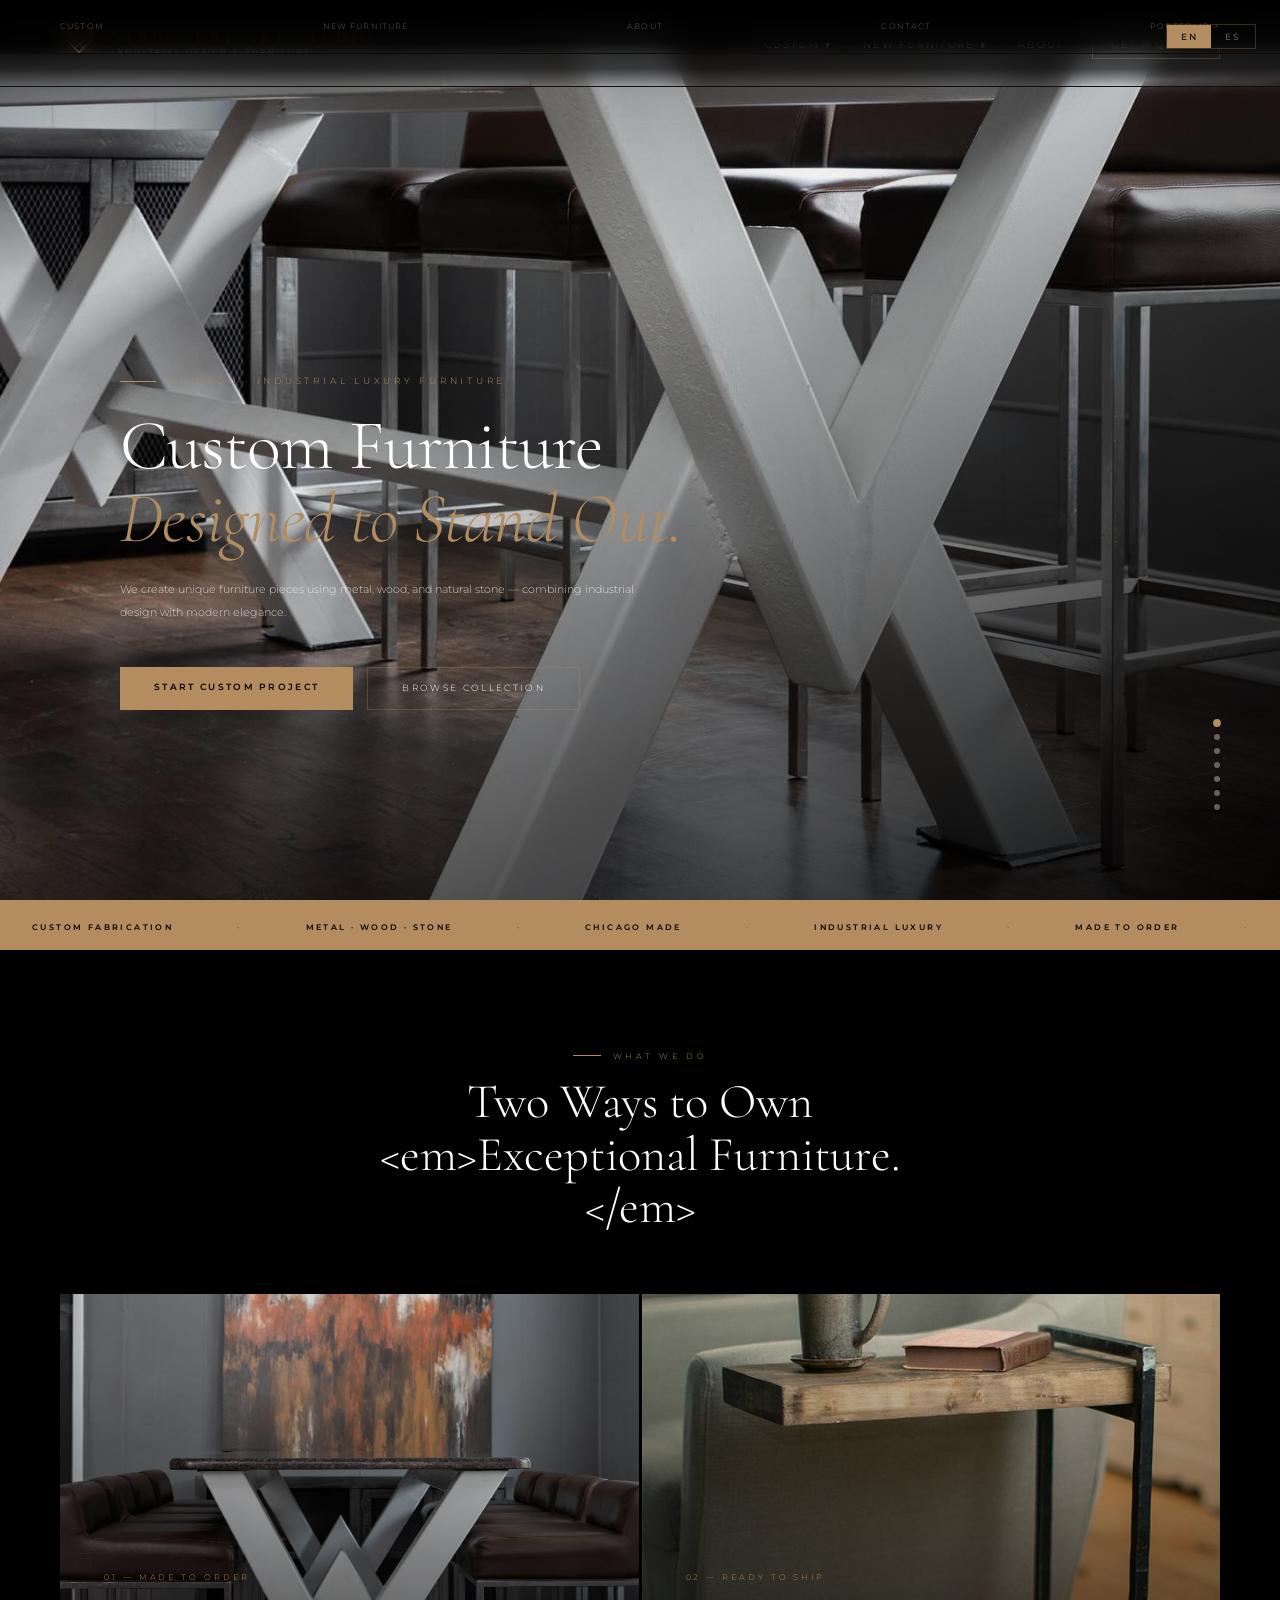
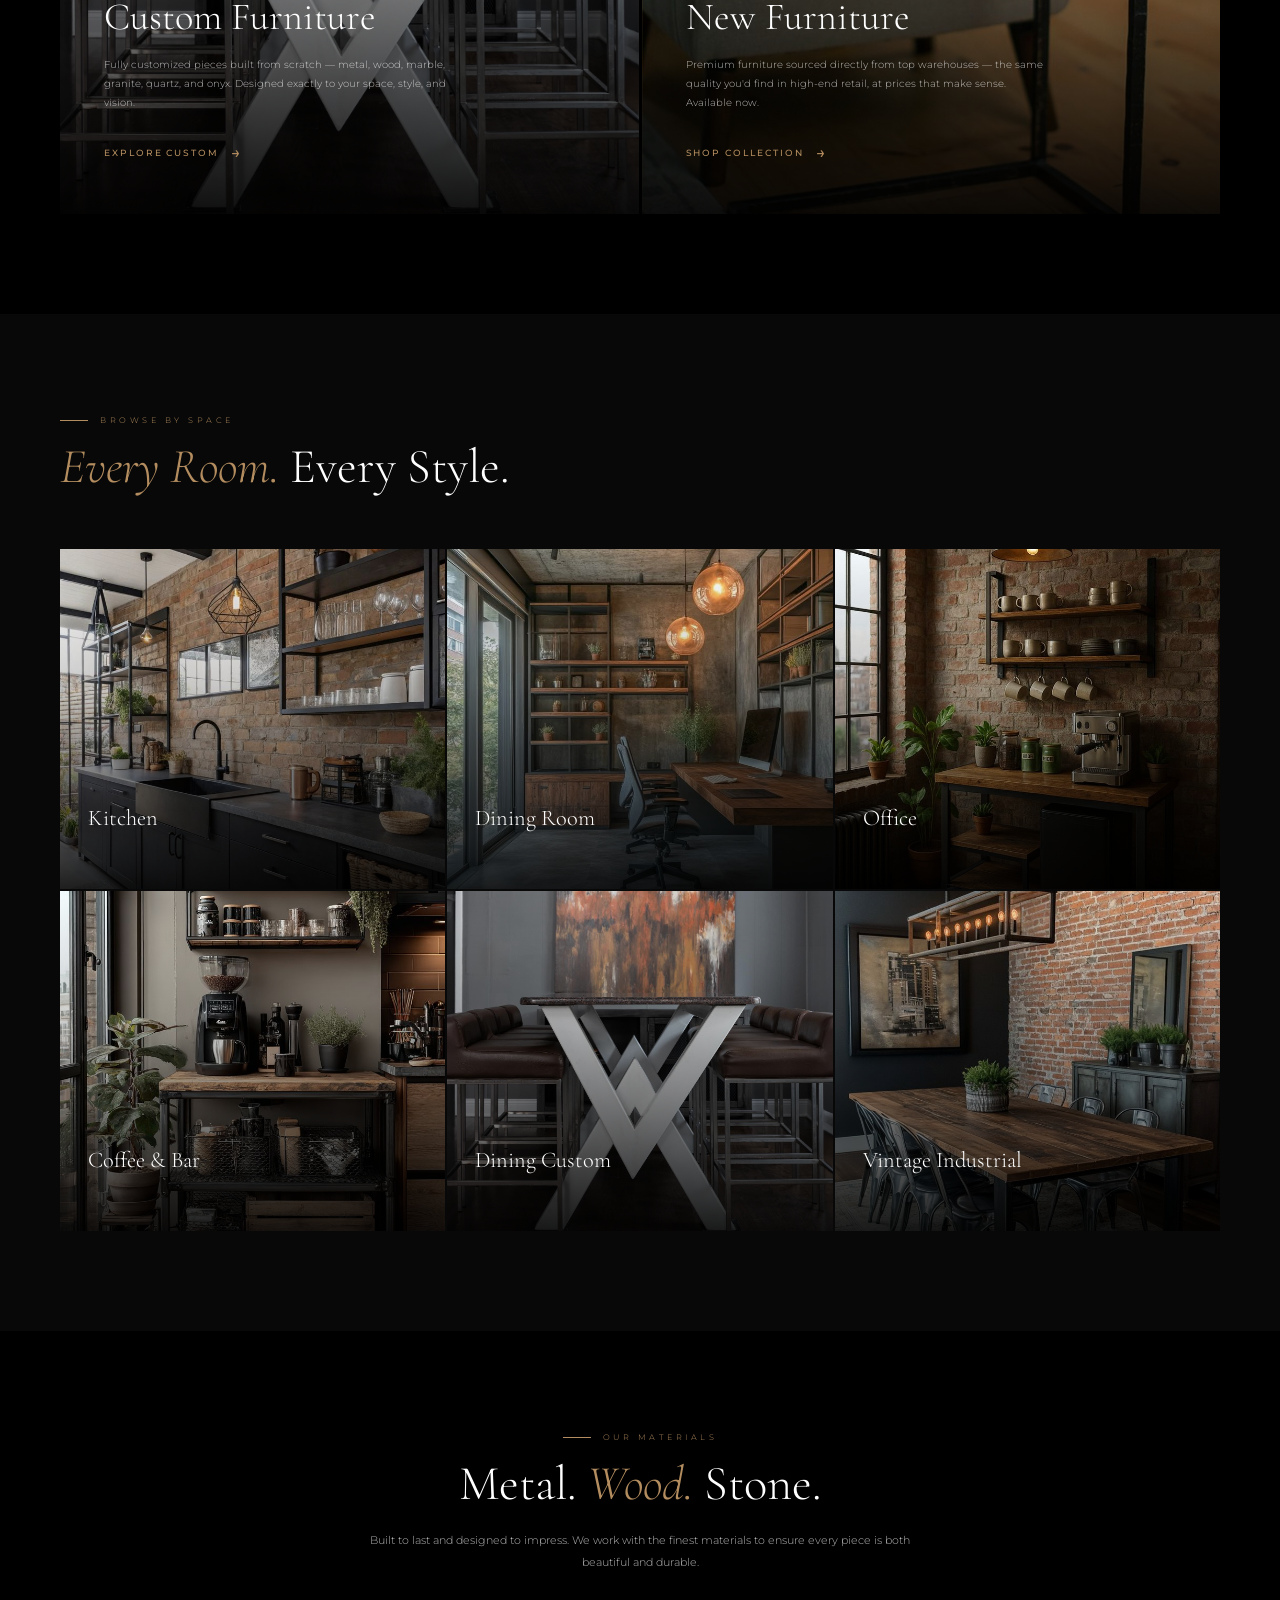
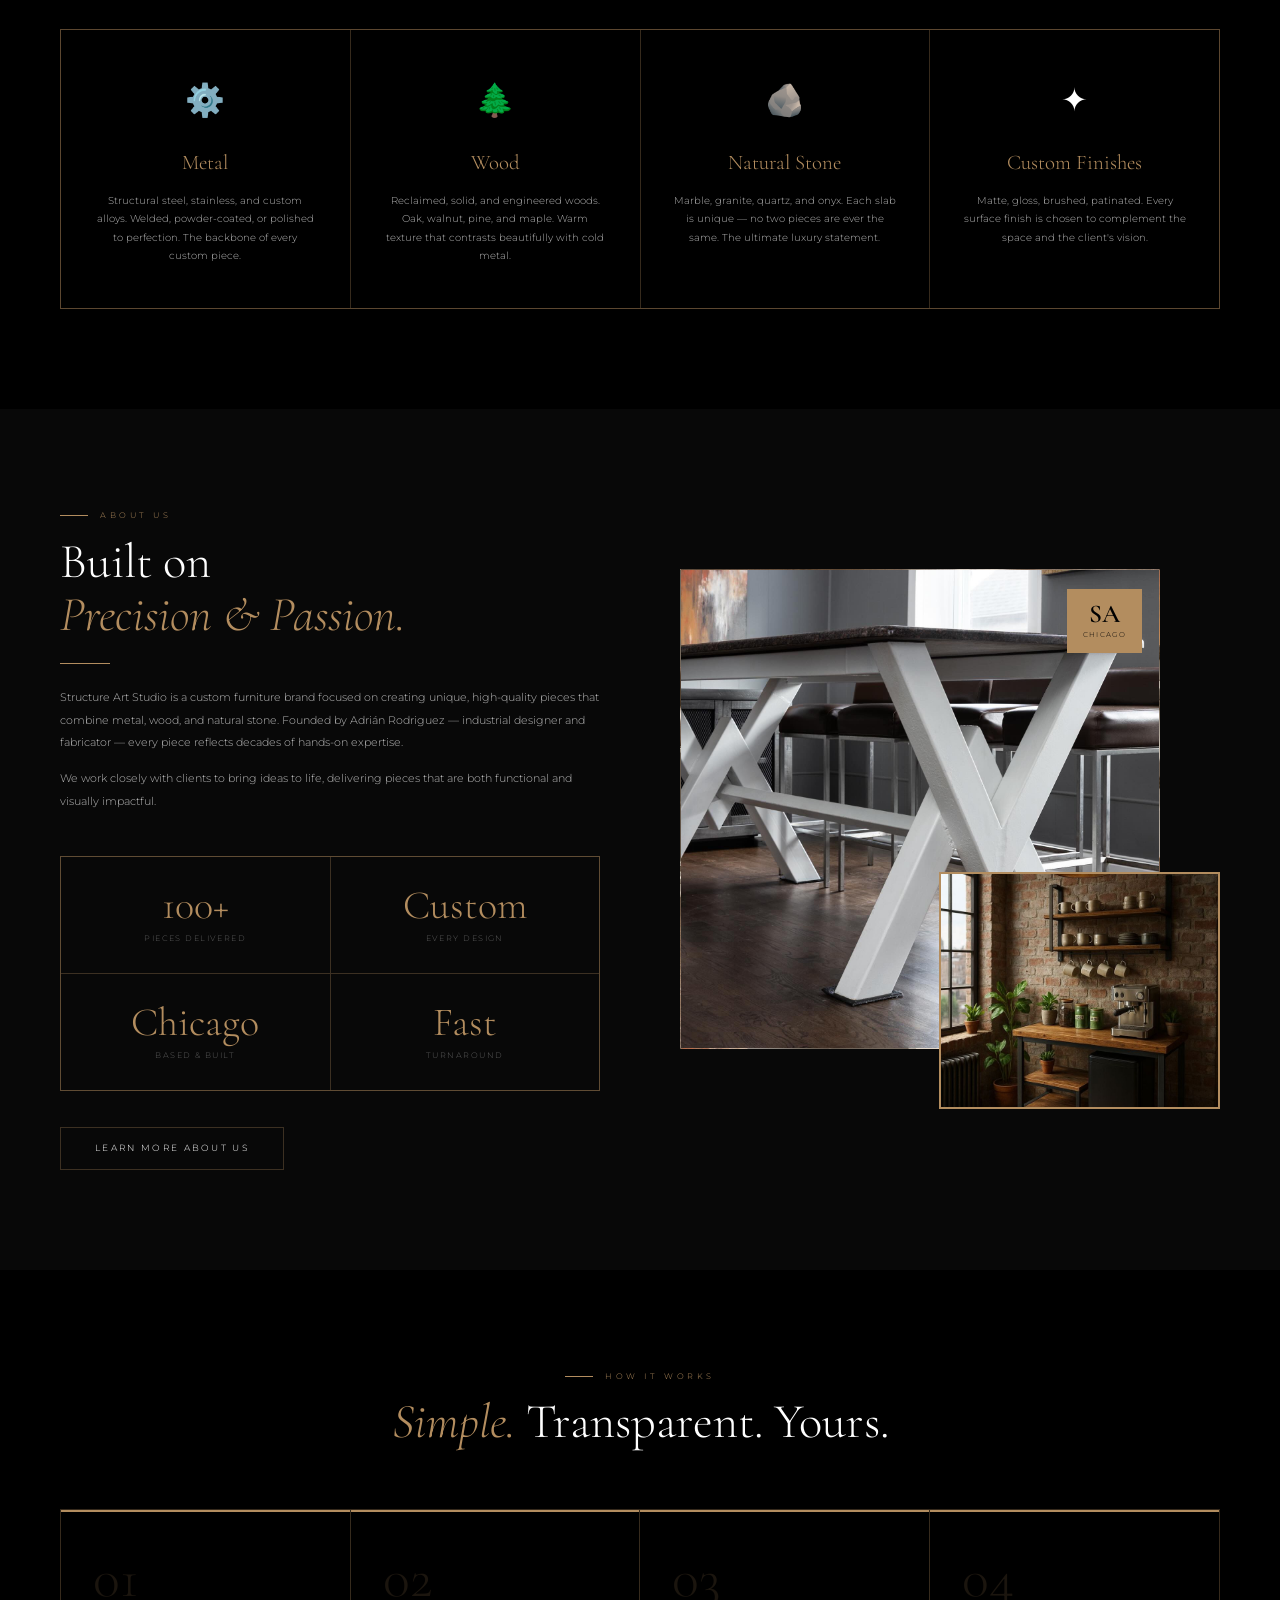
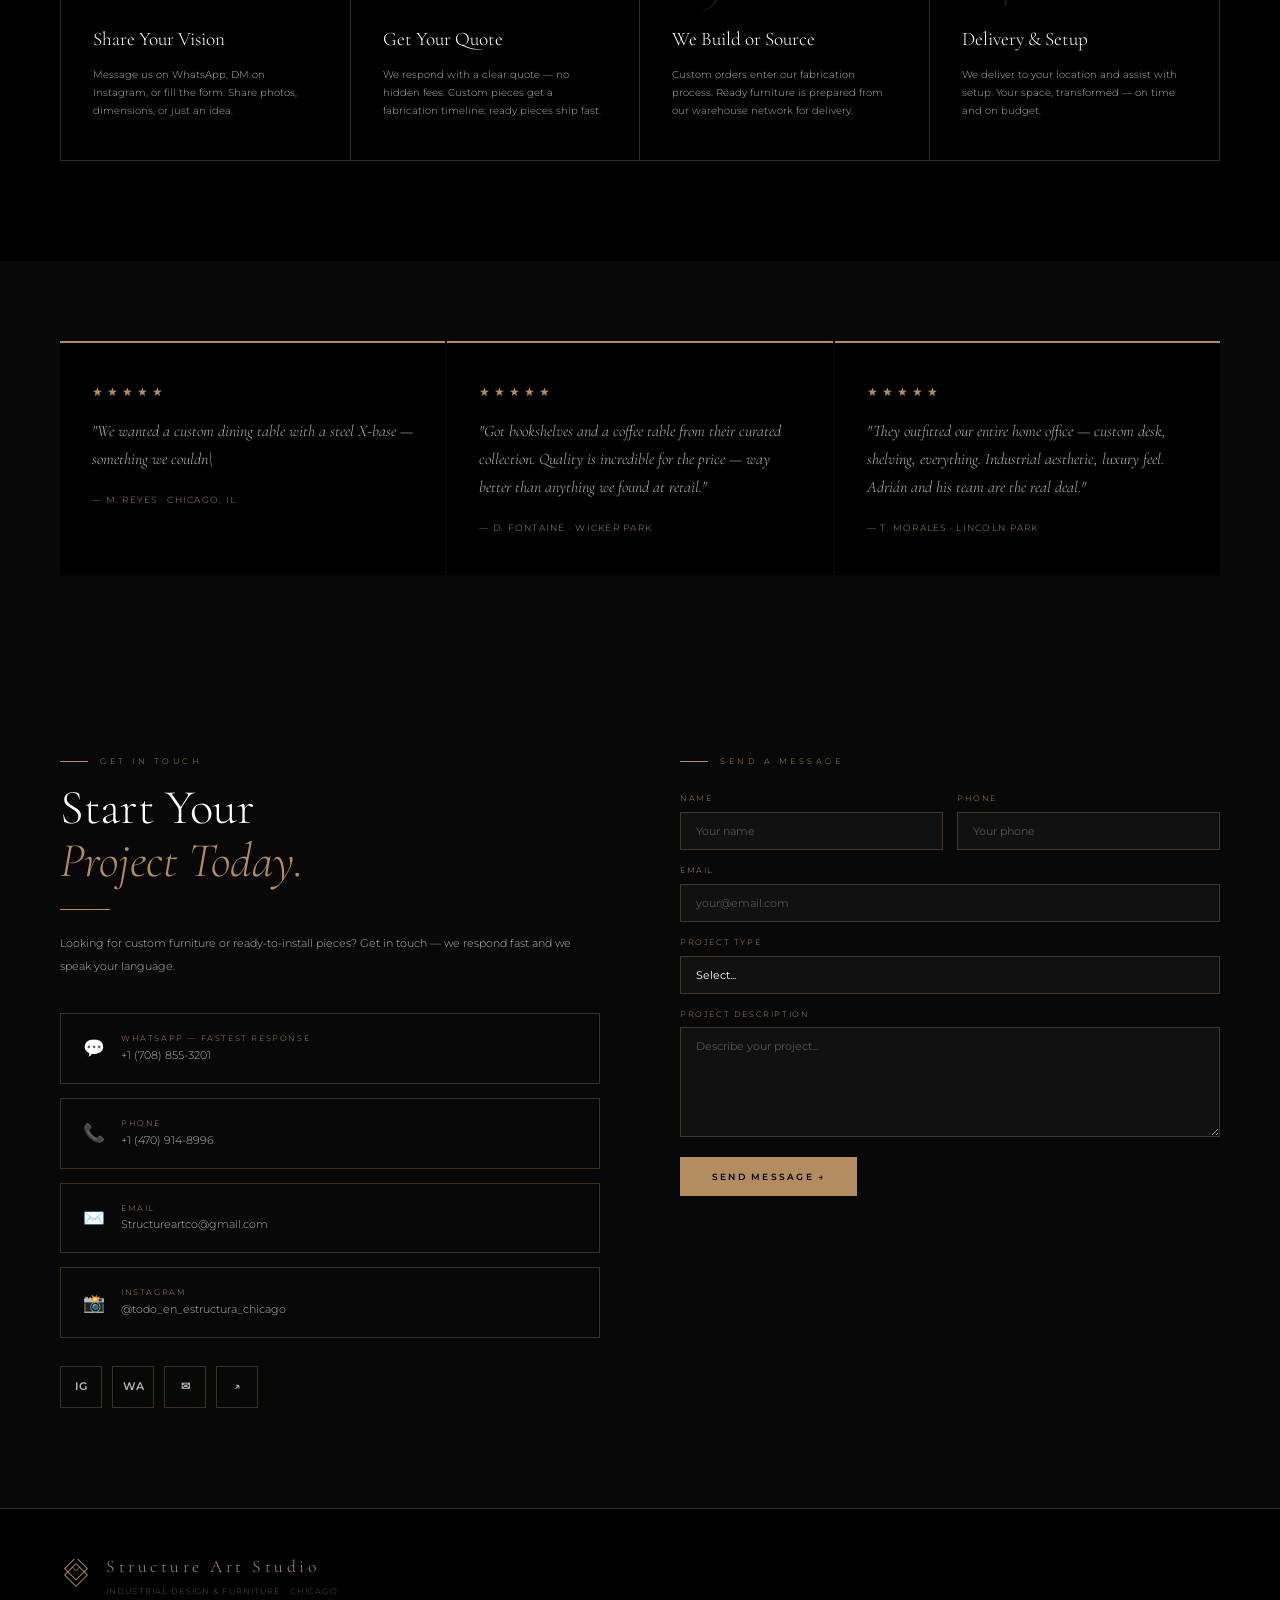
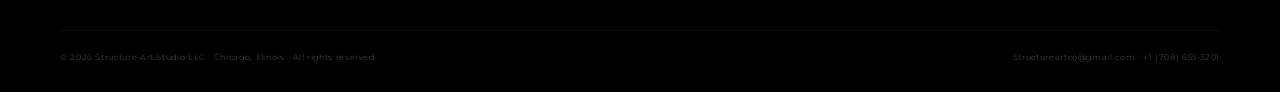
<file: index.html>
<!DOCTYPE html>
<html lang="en">
<head>
<meta charset="UTF-8"/>
<meta name="viewport" content="width=device-width, initial-scale=1.0"/>
<title>Structure Art Studio — Industrial Luxury Furniture · Chicago</title>
<meta name="description" content="Custom furniture and premium curated collections. Industrial luxury aesthetic. Metal, wood, and natural stone. Chicago-made."/>
<link rel="stylesheet" href="structure-art-studio/css/style.css">
</head>
<body>

<!-- LANG TOGGLE -->
<div class="lang-toggle">
  <button class="lang-btn active" data-lang="en" onclick="setLang('en',this)">EN</button>
  <button class="lang-btn" data-lang="es" onclick="setLang('es',this)">ES</button>
</div>

<!-- NAV -->
<nav id="main-nav">
  <a href="index.html" class="nav-brand">
    <span class="nav-logo-placeholder"></span>
    <div class="nav-brand-text">
      <span class="nav-brand-name">Structure Art Studio</span>
      <span class="nav-brand-sub" data-en="Industrial Design & Furniture" data-es="Diseño Industrial y Muebles">Industrial Design & Furniture</span>
    </div>
  </a>
  <ul class="nav-links">
    <li class="nav-dropdown">
      <a href="#" data-en="Custom ▾" data-es="Custom ▾">Custom ▾</a>
      <div class="nav-dropdown-menu">
        <a href="custom-kitchen.html" data-en="Kitchen" data-es="Cocina">Kitchen</a>
        <a href="custom-living.html" data-en="Living Room" data-es="Sala">Living Room</a>
        <a href="custom-dining.html" data-en="Dining Room" data-es="Comedor">Dining Room</a>
        <a href="custom-bedroom.html" data-en="Bedroom" data-es="Recámara">Bedroom</a>
        <a href="custom-office.html" data-en="Office" data-es="Oficina">Office</a>
        <a href="custom-outdoor.html" data-en="Outdoor" data-es="Exterior">Outdoor</a>
      </div>
    </li>
    <li class="nav-dropdown">
      <a href="#" data-en="New Furniture ▾" data-es="Muebles Nuevos ▾">New Furniture ▾</a>
      <div class="nav-dropdown-menu">
        <a href="new-kitchen.html" data-en="Kitchen" data-es="Cocina">Kitchen</a>
        <a href="new-living.html" data-en="Living Room" data-es="Sala">Living Room</a>
        <a href="new-dining.html" data-en="Dining Room" data-es="Comedor">Dining Room</a>
        <a href="new-bedroom.html" data-en="Bedroom" data-es="Recámara">Bedroom</a>
        <a href="new-office.html" data-en="Office" data-es="Oficina">Office</a>
        <a href="new-outdoor.html" data-en="Outdoor" data-es="Exterior">Outdoor</a>
      </div>
    </li>
    <li><a href="about.html" data-en="About" data-es="Nosotros">About</a></li>
    <li><a href="#contact" class="nav-cta" data-en="Get a Quote" data-es="Cotizar">Get a Quote</a></li>
  </ul>
</nav>

<!-- HERO -->
<section class="hero" id="hero">
  <div id="slideshow"></div>
  <div class="hero-overlay"></div>
  <div class="hero-content">
    <div class="hero-eyebrow fu fu1" data-en="Chicago · Industrial Luxury Furniture" data-es="Chicago · Muebles de Lujo Industrial">Chicago · Industrial Luxury Furniture</div>
    <h1 class="hero-title fu fu2">
      <span data-en="Custom Furniture" data-es="Muebles Custom">Custom Furniture</span><br>
      <em data-en="Designed to Stand Out." data-es="Diseñados para Destacar.">Designed to Stand Out.</em>
    </h1>
    <p class="hero-sub fu fu3" data-en="We create unique furniture pieces using metal, wood, and natural stone — combining industrial design with modern elegance." data-es="Creamos piezas únicas usando metal, madera y piedra natural — combinando diseño industrial con elegancia moderna.">We create unique furniture pieces using metal, wood, and natural stone — combining industrial design with modern elegance.</p>
    <div class="hero-actions fu fu4">
      <a href="custom-kitchen.html" class="btn-gold" data-en="Start Custom Project" data-es="Iniciar Proyecto Custom">Start Custom Project</a>
      <a href="new-kitchen.html" class="btn-ghost" data-en="Browse Collection" data-es="Ver Colección">Browse Collection</a>
    </div>
  </div>
  <div class="hero-dots" id="hero-dots"></div>
</section>

<!-- TICKER -->
<div class="ticker"><div class="ticker-track" id="ticker-track"></div></div>

<!-- TWO SEGMENTS -->
<section class="segments" id="segments">
  <div style="text-align:center; max-width:600px; margin:0 auto 60px;">
    <div class="sec-label" style="justify-content:center;" data-en="What We Do" data-es="Lo Que Hacemos">What We Do</div>
    <h2 class="sec-title" data-en="Two Ways to Own <em>Exceptional Furniture.</em>" data-es="Dos Formas de Tener <em>Muebles Excepcionales.</em>">Two Ways to Own <em>Exceptional Furniture.</em></h2>
  </div>
  <div class="seg-grid">
    <!-- CUSTOM -->
    <a href="custom-kitchen.html" class="seg-card">
      <div class="seg-img" id="seg-custom"></div>
      <div class="seg-over">
        <div class="seg-tag" data-en="01 — Made to Order" data-es="01 — A la Medida">01 — Made to Order</div>
        <div class="seg-name" data-en="Custom Furniture" data-es="Muebles Custom">Custom Furniture</div>
        <p class="seg-desc-card" data-en="Fully customized pieces built from scratch — metal, wood, marble, granite, quartz, and onyx. Designed exactly to your space, style, and vision." data-es="Piezas completamente personalizadas construidas desde cero — metal, madera, mármol, granito, cuarzo y ónix. Diseñadas exactamente a tu espacio, estilo y visión.">Fully customized pieces built from scratch — metal, wood, marble, granite, quartz, and onyx. Designed exactly to your space, style, and vision.</p>
        <div class="seg-arrow" data-en="Explore Custom" data-es="Explorar Custom">Explore Custom</div>
      </div>
    </a>
    <!-- NEW FURNITURE -->
    <a href="new-kitchen.html" class="seg-card">
      <div class="seg-img" id="seg-new"></div>
      <div class="seg-over">
        <div class="seg-tag" data-en="02 — Ready to Ship" data-es="02 — Listo para Enviar">02 — Ready to Ship</div>
        <div class="seg-name" data-en="New Furniture" data-es="Muebles Nuevos">New Furniture</div>
        <p class="seg-desc-card" data-en="Premium furniture sourced directly from top warehouses — the same quality you'd find in high-end retail, at prices that make sense. Available now." data-es="Muebles premium conseguidos directamente de los mejores warehouses — la misma calidad que encuentras en retail de lujo, a precios que tienen sentido. Disponible ahora.">Premium furniture sourced directly from top warehouses — the same quality you'd find in high-end retail, at prices that make sense. Available now.</p>
        <div class="seg-arrow" data-en="Shop Collection" data-es="Ver Colección">Shop Collection</div>
      </div>
    </a>
  </div>
</section>

<!-- CATEGORIES PREVIEW -->
<section class="cat-section" id="categories">
  <div class="sec-label" data-en="Browse by Space" data-es="Explorar por Espacio">Browse by Space</div>
  <h2 class="sec-title"><em data-en="Every Room." data-es="Cada Espacio.">Every Room.</em> <span data-en="Every Style." data-es="Cada Estilo.">Every Style.</span></h2>
  <div class="cat-grid" id="cat-grid"></div>
</section>

<!-- MATERIALS -->
<section class="materials" id="materials">
  <div style="text-align:center; max-width:560px; margin:0 auto;">
    <div class="sec-label" style="justify-content:center;" data-en="Our Materials" data-es="Nuestros Materiales">Our Materials</div>
    <h2 class="sec-title" style="text-align:center;"><span data-en="Metal." data-es="Metal.">Metal.</span> <em data-en="Wood." data-es="Madera.">Wood.</em> <span data-en="Stone." data-es="Piedra.">Stone.</span></h2>
    <p class="sec-desc" style="margin:0 auto; text-align:center;" data-en="Built to last and designed to impress. We work with the finest materials to ensure every piece is both beautiful and durable." data-es="Construido para durar y diseñado para impresionar. Trabajamos con los mejores materiales para asegurar que cada pieza sea hermosa y duradera.">Built to last and designed to impress. We work with the finest materials to ensure every piece is both beautiful and durable.</p>
  </div>
  <div class="mat-grid reveal">
    <div class="mat-card">
      <span class="mat-icon">⚙️</span>
      <div class="mat-name" data-en="Metal" data-es="Metal">Metal</div>
      <p class="mat-desc" data-en="Structural steel, stainless, and custom alloys. Welded, powder-coated, or polished to perfection. The backbone of every custom piece." data-es="Acero estructural, inoxidable y aleaciones custom. Soldado, lacado en polvo o pulido a la perfección. La columna vertebral de cada pieza.">Structural steel, stainless, and custom alloys. Welded, powder-coated, or polished to perfection. The backbone of every custom piece.</p>
    </div>
    <div class="mat-card">
      <span class="mat-icon">🌲</span>
      <div class="mat-name" data-en="Wood" data-es="Madera">Wood</div>
      <p class="mat-desc" data-en="Reclaimed, solid, and engineered woods. Oak, walnut, pine, and maple. Warm texture that contrasts beautifully with cold metal." data-es="Madera reciclada, maciza e ingeniería. Roble, nogal, pino y arce. Textura cálida que contrasta perfectamente con el metal frío.">Reclaimed, solid, and engineered woods. Oak, walnut, pine, and maple. Warm texture that contrasts beautifully with cold metal.</p>
    </div>
    <div class="mat-card">
      <span class="mat-icon">🪨</span>
      <div class="mat-name" data-en="Natural Stone" data-es="Piedra Natural">Natural Stone</div>
      <p class="mat-desc" data-en="Marble, granite, quartz, and onyx. Each slab is unique — no two pieces are ever the same. The ultimate luxury statement." data-es="Mármol, granito, cuarzo y ónix. Cada losa es única — no hay dos piezas iguales. El statement de lujo definitivo.">Marble, granite, quartz, and onyx. Each slab is unique — no two pieces are ever the same. The ultimate luxury statement.</p>
    </div>
    <div class="mat-card">
      <span class="mat-icon">✦</span>
      <div class="mat-name" data-en="Custom Finishes" data-es="Acabados Custom">Custom Finishes</div>
      <p class="mat-desc" data-en="Matte, gloss, brushed, patinated. Every surface finish is chosen to complement the space and the client's vision." data-es="Mate, brillante, cepillado, patinado. Cada acabado de superficie se elige para complementar el espacio y la visión del cliente.">Matte, gloss, brushed, patinated. Every surface finish is chosen to complement the space and the client's vision.</p>
    </div>
  </div>
</section>

<!-- ABOUT PREVIEW -->
<section class="about" id="about">
  <div>
    <div class="sec-label" data-en="About Us" data-es="Nosotros">About Us</div>
    <h2 class="sec-title">
      <span data-en="Built on" data-es="Construido en">Built on</span><br>
      <em data-en="Precision & Passion." data-es="Precisión y Pasión.">Precision & Passion.</em>
    </h2>
    <div class="gold-rule"></div>
    <p class="sec-desc" data-en="Structure Art Studio is a custom furniture brand focused on creating unique, high-quality pieces that combine metal, wood, and natural stone. Founded by Adrián Rodriguez — industrial designer and fabricator — every piece reflects decades of hands-on expertise." data-es="Structure Art Studio es una marca de muebles custom enfocada en crear piezas únicas y de alta calidad que combinan metal, madera y piedra natural. Fundada por Adrián Rodriguez — diseñador industrial y fabricador — cada pieza refleja décadas de experiencia práctica.">Structure Art Studio is a custom furniture brand focused on creating unique, high-quality pieces that combine metal, wood, and natural stone. Founded by Adrián Rodriguez — industrial designer and fabricator — every piece reflects decades of hands-on expertise.</p>
    <p class="sec-desc" style="margin-top:14px;" data-en="We work closely with clients to bring ideas to life, delivering pieces that are both functional and visually impactful." data-es="Trabajamos de cerca con los clientes para dar vida a las ideas, entregando piezas que son tanto funcionales como visualmente impactantes.">We work closely with clients to bring ideas to life, delivering pieces that are both functional and visually impactful.</p>
    <div class="about-stats">
      <div class="stat reveal">
        <div class="stat-n">100+</div>
        <div class="stat-l" data-en="Pieces Delivered" data-es="Piezas Entregadas">Pieces Delivered</div>
      </div>
      <div class="stat reveal">
        <div class="stat-n">Custom</div>
        <div class="stat-l" data-en="Every Design" data-es="Cada Diseño">Every Design</div>
      </div>
      <div class="stat reveal">
        <div class="stat-n">Chicago</div>
        <div class="stat-l" data-en="Based & Built" data-es="Basados y Construidos">Based & Built</div>
      </div>
      <div class="stat reveal">
        <div class="stat-n">Fast</div>
        <div class="stat-l" data-en="Turnaround" data-es="Tiempo de Entrega">Turnaround</div>
      </div>
    </div>
    <div style="margin-top:36px;">
      <a href="about.html" class="btn-ghost" data-en="Learn More About Us" data-es="Conoce Más">Learn More About Us</a>
    </div>
  </div>
  <div class="about-visual">
    <div class="av-main" id="av-main"></div>
    <div class="av-accent" id="av-accent"></div>
    <div class="av-badge">
      <div class="av-badge-big">SA</div>
      <span class="av-badge-sm" data-en="Chicago" data-es="Chicago">Chicago</span>
    </div>
  </div>
</section>

<!-- PROCESS -->
<section class="process" id="process">
  <div style="text-align:center; max-width:560px; margin:0 auto;">
    <div class="sec-label" style="justify-content:center;" data-en="How It Works" data-es="Cómo Funciona">How It Works</div>
    <h2 class="sec-title" style="text-align:center;"><em data-en="Simple." data-es="Simple.">Simple.</em> <span data-en="Transparent." data-es="Transparente.">Transparent.</span> <span data-en="Yours." data-es="Tuyo.">Yours.</span></h2>
  </div>
  <div class="proc-grid">
    <div class="proc-step reveal">
      <div class="proc-n">01</div>
      <div class="proc-t" data-en="Share Your Vision" data-es="Comparte Tu Visión">Share Your Vision</div>
      <p class="proc-d" data-en="Message us on WhatsApp, DM on Instagram, or fill the form. Share photos, dimensions, or just an idea." data-es="Mándanos mensaje por WhatsApp, DM en Instagram o llena el formulario. Comparte fotos, medidas o solo una idea.">Message us on WhatsApp, DM on Instagram, or fill the form. Share photos, dimensions, or just an idea.</p>
    </div>
    <div class="proc-step reveal">
      <div class="proc-n">02</div>
      <div class="proc-t" data-en="Get Your Quote" data-es="Recibe Tu Cotización">Get Your Quote</div>
      <p class="proc-d" data-en="We respond with a clear quote — no hidden fees. Custom pieces get a fabrication timeline; ready pieces ship fast." data-es="Respondemos con una cotización clara — sin costos ocultos. Las piezas custom llevan timeline; las disponibles se envían rápido.">We respond with a clear quote — no hidden fees. Custom pieces get a fabrication timeline; ready pieces ship fast.</p>
    </div>
    <div class="proc-step reveal">
      <div class="proc-n">03</div>
      <div class="proc-t" data-en="We Build or Source" data-es="Fabricamos o Conseguimos">We Build or Source</div>
      <p class="proc-d" data-en="Custom orders enter our fabrication process. Ready furniture is prepared from our warehouse network for delivery." data-es="Las órdenes custom entran a nuestro proceso de fabricación. Los muebles disponibles se preparan desde nuestra red de warehouses.">Custom orders enter our fabrication process. Ready furniture is prepared from our warehouse network for delivery.</p>
    </div>
    <div class="proc-step reveal">
      <div class="proc-n">04</div>
      <div class="proc-t" data-en="Delivery & Setup" data-es="Entrega e Instalación">Delivery & Setup</div>
      <p class="proc-d" data-en="We deliver to your location and assist with setup. Your space, transformed — on time and on budget." data-es="Entregamos en tu ubicación y ayudamos con la instalación. Tu espacio, transformado — a tiempo y dentro del presupuesto.">We deliver to your location and assist with setup. Your space, transformed — on time and on budget.</p>
    </div>
  </div>
</section>

<!-- TESTIMONIALS -->
<div class="testi">
  <div class="testi-card reveal">
    <div class="testi-stars">★★★★★</div>
    <p class="testi-text" data-en='"We wanted a custom dining table with a steel X-base — something we couldn\'t find anywhere. Structure Art Studio built exactly what we envisioned. Absolutely stunning."' data-es='"Queríamos una mesa de comedor custom con base de acero en X — algo que no encontrábamos en ningún lugar. Structure Art Studio construyó exactamente lo que imaginamos. Impresionante."'>"We wanted a custom dining table with a steel X-base — something we couldn't find anywhere. Structure Art Studio built exactly what we envisioned. Absolutely stunning."</p>
    <div class="testi-by">— M. Reyes · Chicago, IL</div>
  </div>
  <div class="testi-card reveal">
    <div class="testi-stars">★★★★★</div>
    <p class="testi-text" data-en='"Got bookshelves and a coffee table from their curated collection. Quality is incredible for the price — way better than anything we found at retail."' data-es='"Conseguí libreros y mesa de centro de su colección curada. La calidad es increíble para el precio — mucho mejor que cualquier cosa que encontré en tienda."'>"Got bookshelves and a coffee table from their curated collection. Quality is incredible for the price — way better than anything we found at retail."</p>
    <div class="testi-by">— D. Fontaine · Wicker Park</div>
  </div>
  <div class="testi-card reveal">
    <div class="testi-stars">★★★★★</div>
    <p class="testi-text" data-en='"They outfitted our entire home office — custom desk, shelving, everything. Industrial aesthetic, luxury feel. Adrián and his team are the real deal."' data-es='"Amueblaron toda nuestra oficina en casa — escritorio custom, estantes, todo. Estética industrial, sensación de lujo. Adrián y su equipo son lo máximo."'>"They outfitted our entire home office — custom desk, shelving, everything. Industrial aesthetic, luxury feel. Adrián and his team are the real deal."</p>
    <div class="testi-by">— T. Morales · Lincoln Park</div>
  </div>
</div>

<!-- CONTACT -->
<section class="contact" id="contact">
  <div>
    <div class="sec-label" data-en="Get In Touch" data-es="Contáctanos">Get In Touch</div>
    <h2 class="sec-title">
      <span data-en="Start Your" data-es="Empieza Tu">Start Your</span><br>
      <em data-en="Project Today." data-es="Proyecto Hoy.">Project Today.</em>
    </h2>
    <div class="gold-rule"></div>
    <p class="sec-desc" data-en="Looking for custom furniture or ready-to-install pieces? Get in touch — we respond fast and we speak your language." data-es="¿Buscas muebles custom o piezas listas para instalar? Contáctanos — respondemos rápido y hablamos tu idioma.">Looking for custom furniture or ready-to-install pieces? Get in touch — we respond fast and we speak your language.</p>
    <div class="contact-methods">
      <a href="https://wa.me/17088553201" target="_blank" class="cm">
        <span class="cm-ico">💬</span>
        <div>
          <span class="cm-lbl" data-en="WhatsApp — Fastest Response" data-es="WhatsApp — Respuesta Más Rápida">WhatsApp — Fastest Response</span>
          <div class="cm-val">+1 (708) 855-3201</div>
        </div>
      </a>
      <a href="tel:+14709148996" class="cm">
        <span class="cm-ico">📞</span>
        <div>
          <span class="cm-lbl" data-en="Phone" data-es="Teléfono">Phone</span>
          <div class="cm-val">+1 (470) 914-8996</div>
        </div>
      </a>
      <a href="mailto:Structureartco@gmail.com" class="cm">
        <span class="cm-ico">✉️</span>
        <div>
          <span class="cm-lbl" data-en="Email" data-es="Correo">Email</span>
          <div class="cm-val">Structureartco@gmail.com</div>
        </div>
      </a>
      <a href="https://www.instagram.com/todo_en_estructura_chicago" target="_blank" class="cm">
        <span class="cm-ico">📸</span>
        <div>
          <span class="cm-lbl">Instagram</span>
          <div class="cm-val">@todo_en_estructura_chicago</div>
        </div>
      </a>
    </div>
    <div class="social-row">
      <a href="https://www.instagram.com/todo_en_estructura_chicago" target="_blank" class="soc">IG</a>
      <a href="https://wa.me/17088553201" target="_blank" class="soc">WA</a>
      <a href="mailto:Structureartco@gmail.com" class="soc">✉</a>
      <a href="https://www.canva.com/design/DAHCFvGKUVU/Or0UiHITrQjKPoW" target="_blank" class="soc">↗</a>
    </div>
  </div>
  <div>
    <div class="sec-label" style="margin-bottom:24px;" data-en="Send a Message" data-es="Enviar Mensaje">Send a Message</div>
    <form class="cform" action="https://formspree.io/f/xpqybeqw" method="POST">
  <input type="hidden" name="_subject" value="New Structure Art Quote Request">

  <div class="form-row2">
    <div class="fg">
      <label class="flbl" data-en="Name" data-es="Nombre">Name</label>
      <input type="text" name="name" class="finput" placeholder="Your name" required />
    </div>

    <div class="fg">
      <label class="flbl" data-en="Phone" data-es="Teléfono">Phone</label>
      <input type="text" name="phone" class="finput" placeholder="Your phone" />
    </div>
  </div>

  <div class="fg">
    <label class="flbl" data-en="Email" data-es="Correo">Email</label>
    <input type="email" name="email" class="finput" placeholder="your@email.com" required />
  </div>

  <div class="fg">
    <label class="flbl" data-en="Project Type" data-es="Tipo de Proyecto">Project Type</label>
    <select class="fsel" name="project_type" required>
      <option value="" disabled selected>Select...</option>
      <option value="Custom Furniture">Custom Furniture</option>
      <option value="New Furniture / Curated">New Furniture / Curated</option>
      <option value="Kitchen">Kitchen</option>
      <option value="Living Room">Living Room</option>
      <option value="Dining Room">Dining Room</option>
      <option value="Bedroom">Bedroom</option>
      <option value="Office">Office</option>
      <option value="Outdoor">Outdoor</option>
      <option value="Other">Other</option>
    </select>
  </div>

  <div class="fg">
    <label class="flbl" data-en="Project Description" data-es="Descripción del Proyecto">Project Description</label>
    <textarea class="ftxt" name="message" placeholder="Describe your project..." required></textarea>
  </div>

  <button type="submit" class="fsub">
    Send Message →
  </button>
</form>
  </div>
</section>

<!-- FOOTER -->
<footer>
  <div class="footer-top">
    <div class="footer-brand-wrap">
      <svg width="32" height="32" viewBox="0 0 60 60" fill="none"><rect x="15" y="3" width="30" height="30" transform="rotate(45 30 18)" stroke="#B38D5F" stroke-width="1.8" fill="none"/><rect x="15" y="15" width="30" height="30" transform="rotate(45 30 30)" stroke="#B38D5F" stroke-width="1.8" fill="none"/><line x1="22" y1="14" x2="30" y2="22" stroke="#B38D5F" stroke-width="1.5"/><line x1="30" y1="22" x2="38" y2="14" stroke="#B38D5F" stroke-width="1.5"/></svg>
      <div>
        <div class="footer-brand-name">Structure Art Studio</div>
        <div class="footer-brand-tag" data-en="Industrial Design & Furniture · Chicago" data-es="Diseño Industrial y Muebles · Chicago">Industrial Design & Furniture · Chicago</div>
      </div>
    </div>
    <nav class="footer-nav">
      <a href="custom-kitchen.html" data-en="Custom" data-es="Custom">Custom</a>
      <a href="new-kitchen.html" data-en="New Furniture" data-es="Muebles Nuevos">New Furniture</a>
      <a href="about.html" data-en="About" data-es="Nosotros">About</a>
      <a href="#contact" data-en="Contact" data-es="Contacto">Contact</a>
      <a href="https://www.canva.com/design/DAHCFvGKUVU/Or0UiHITrQjKPoW" target="_blank" data-en="Portfolio ↗" data-es="Portafolio ↗">Portfolio ↗</a>
    </nav>
  </div>
  <div class="footer-bot">
    <div class="footer-copy" data-en="© 2026 Structure Art Studio LLC · Chicago, Illinois · All rights reserved." data-es="© 2026 Structure Art Studio LLC · Chicago, Illinois · Todos los derechos reservados.">© 2026 Structure Art Studio LLC · Chicago, Illinois · All rights reserved.</div>
    <div class="footer-copy">Structureartco@gmail.com · +1 (708) 855-3201</div>
  </div>
</footer>

<script src="structure-art-studio/js/images.js"></script>
<script src="structure-art-studio/js/main.js" defer></script>
<script>
// HERO SLIDESHOW
const heroImgs = [IMGS.custom2, IMGS.inspo1, IMGS.custom1, IMGS.inspo3, IMGS.inspo2, IMGS.custom3, IMGS.inspo4];
const ss = document.getElementById('slideshow');
const dotsEl = document.getElementById('hero-dots');
let cur = 0;
heroImgs.forEach((src, i) => {
  const d = document.createElement('div');
  d.className = 'hero-slide' + (i === 0 ? ' active' : '');
  d.style.backgroundImage = `url(${src})`;
  ss.appendChild(d);
  const dot = document.createElement('button');
  dot.className = 'hero-dot' + (i === 0 ? ' active' : '');
  dot.onclick = () => goSlide(i);
  dotsEl.appendChild(dot);
});
function goSlide(n) {
  ss.querySelectorAll('.hero-slide')[cur].classList.remove('active');
  dotsEl.querySelectorAll('.hero-dot')[cur].classList.remove('active');
  cur = n;
  ss.querySelectorAll('.hero-slide')[cur].classList.add('active');
  dotsEl.querySelectorAll('.hero-dot')[cur].classList.add('active');
}
setInterval(() => goSlide((cur + 1) % heroImgs.length), 5000);

// ABOUT IMAGES
document.getElementById('av-main').style.backgroundImage = `url(${IMGS.custom2})`;
document.getElementById('av-accent').style.backgroundImage = `url(${IMGS.inspo2})`;

// SEGMENT IMAGES
document.getElementById('seg-custom').style.backgroundImage = `url(${IMGS.custom1})`;
document.getElementById('seg-new').style.backgroundImage = `url(${IMGS.inspo5})`;

// CATEGORIES GRID
const cats = [
  { key:'inspo1', en:'Kitchen', es:'Cocina', href:'custom-kitchen.html', tagEn:'Explore →', tagEs:'Explorar →' },
  { key:'inspo3', en:'Dining Room', es:'Comedor', href:'custom-dining.html', tagEn:'Explore →', tagEs:'Explorar →' },
  { key:'inspo2', en:'Office', es:'Oficina', href:'custom-office.html', tagEn:'Explore →', tagEs:'Explorar →' },
  { key:'inspo4', en:'Coffee & Bar', es:'Café y Bar', href:'custom-living.html', tagEn:'Explore →', tagEs:'Explorar →' },
  { key:'custom1', en:'Dining Custom', es:'Comedor Custom', href:'custom-dining.html', tagEn:'Custom →', tagEs:'Custom →' },
  { key:'inspo6', en:'Vintage Industrial', es:'Industrial Vintage', href:'new-living.html', tagEn:'Browse →', tagEs:'Ver →' },
];
const grid = document.getElementById('cat-grid');
cats.forEach(c => {
  const a = document.createElement('a');
  a.href = c.href; a.className = 'cat-card reveal';
  a.innerHTML = `
    <div class="cat-img" style="background-image:url(${IMGS[c.key]})"></div>
    <div class="cat-over">
      <div class="cat-label" data-en="${c.en}" data-es="${c.es}">${c.en}</div>
      <div class="cat-sub" data-en="${c.tagEn}" data-es="${c.tagEs}">${c.tagEn}</div>
    </div>`;
  grid.appendChild(a);
});

// TICKER
buildTicker();

// LOGO
document.querySelectorAll('.nav-logo-placeholder').forEach(el => el.innerHTML = LOGO_SVG);
</script>
</body>
</html>
</file>
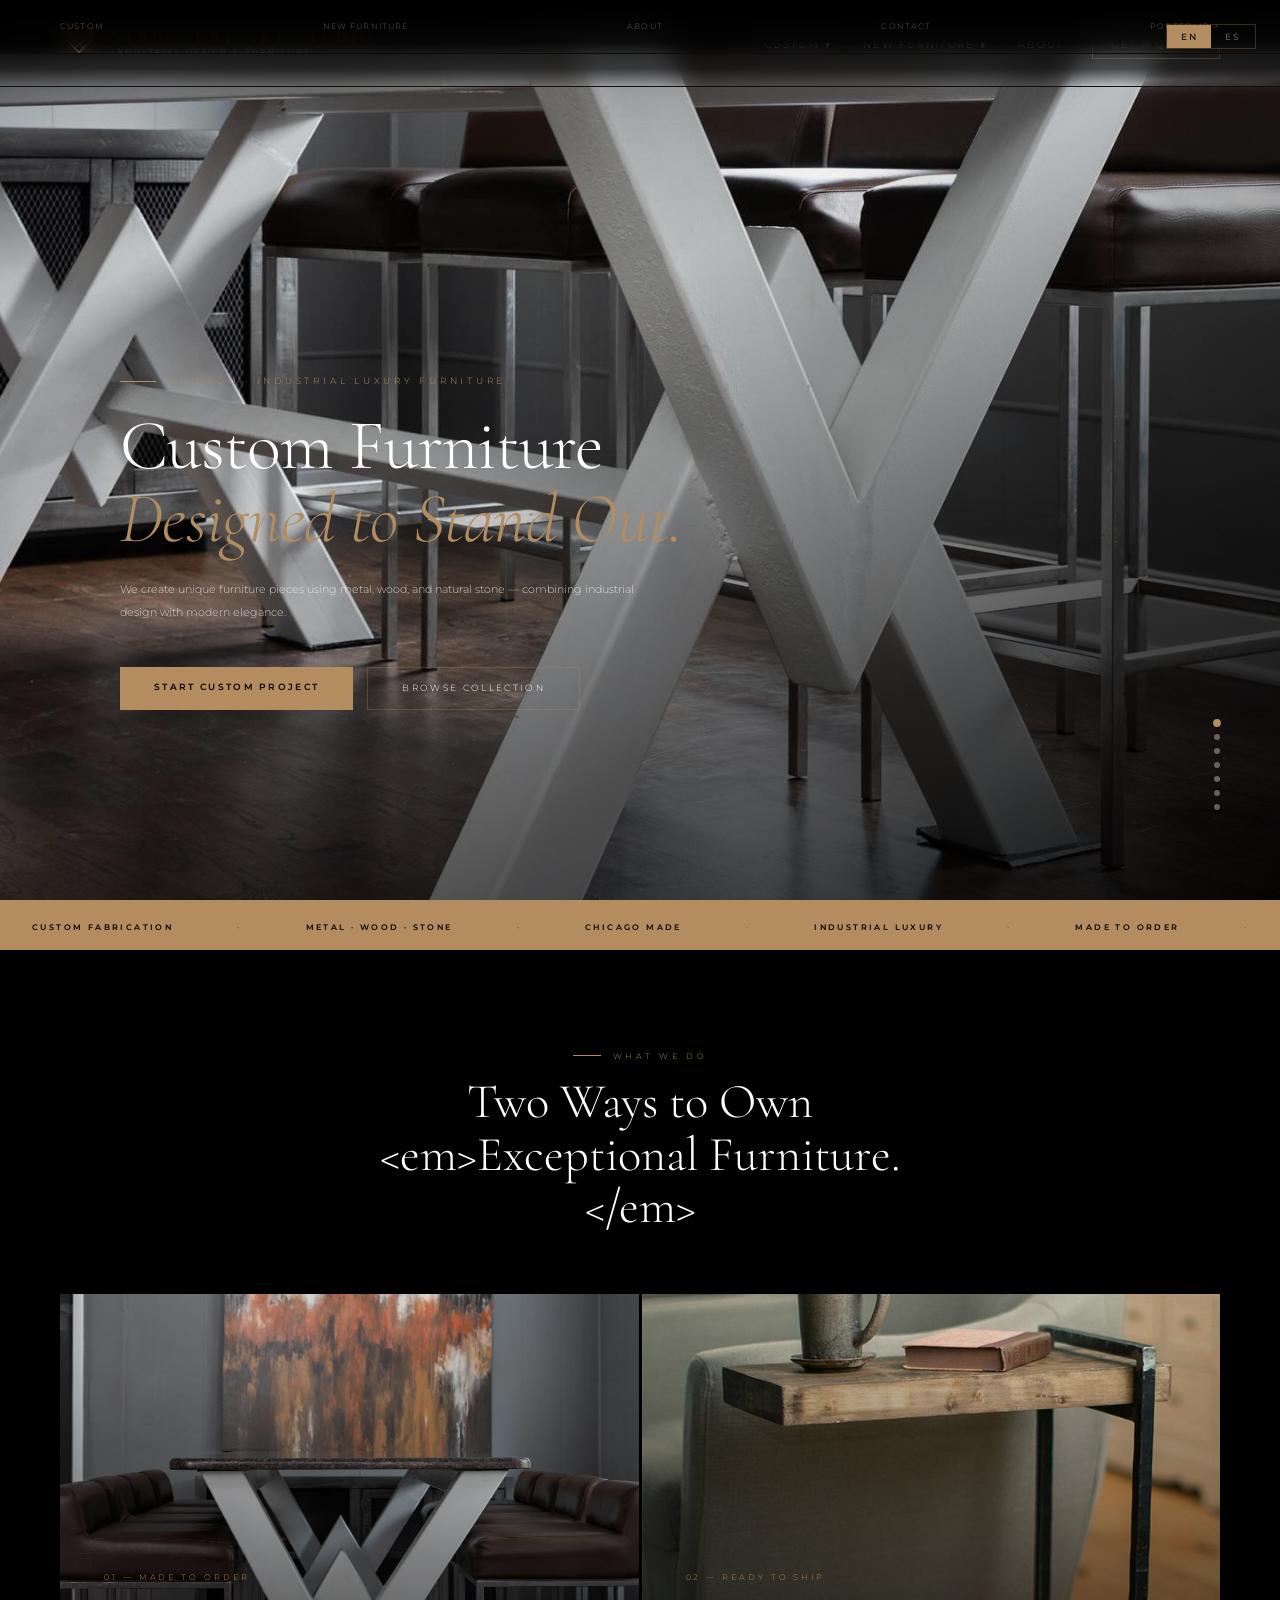
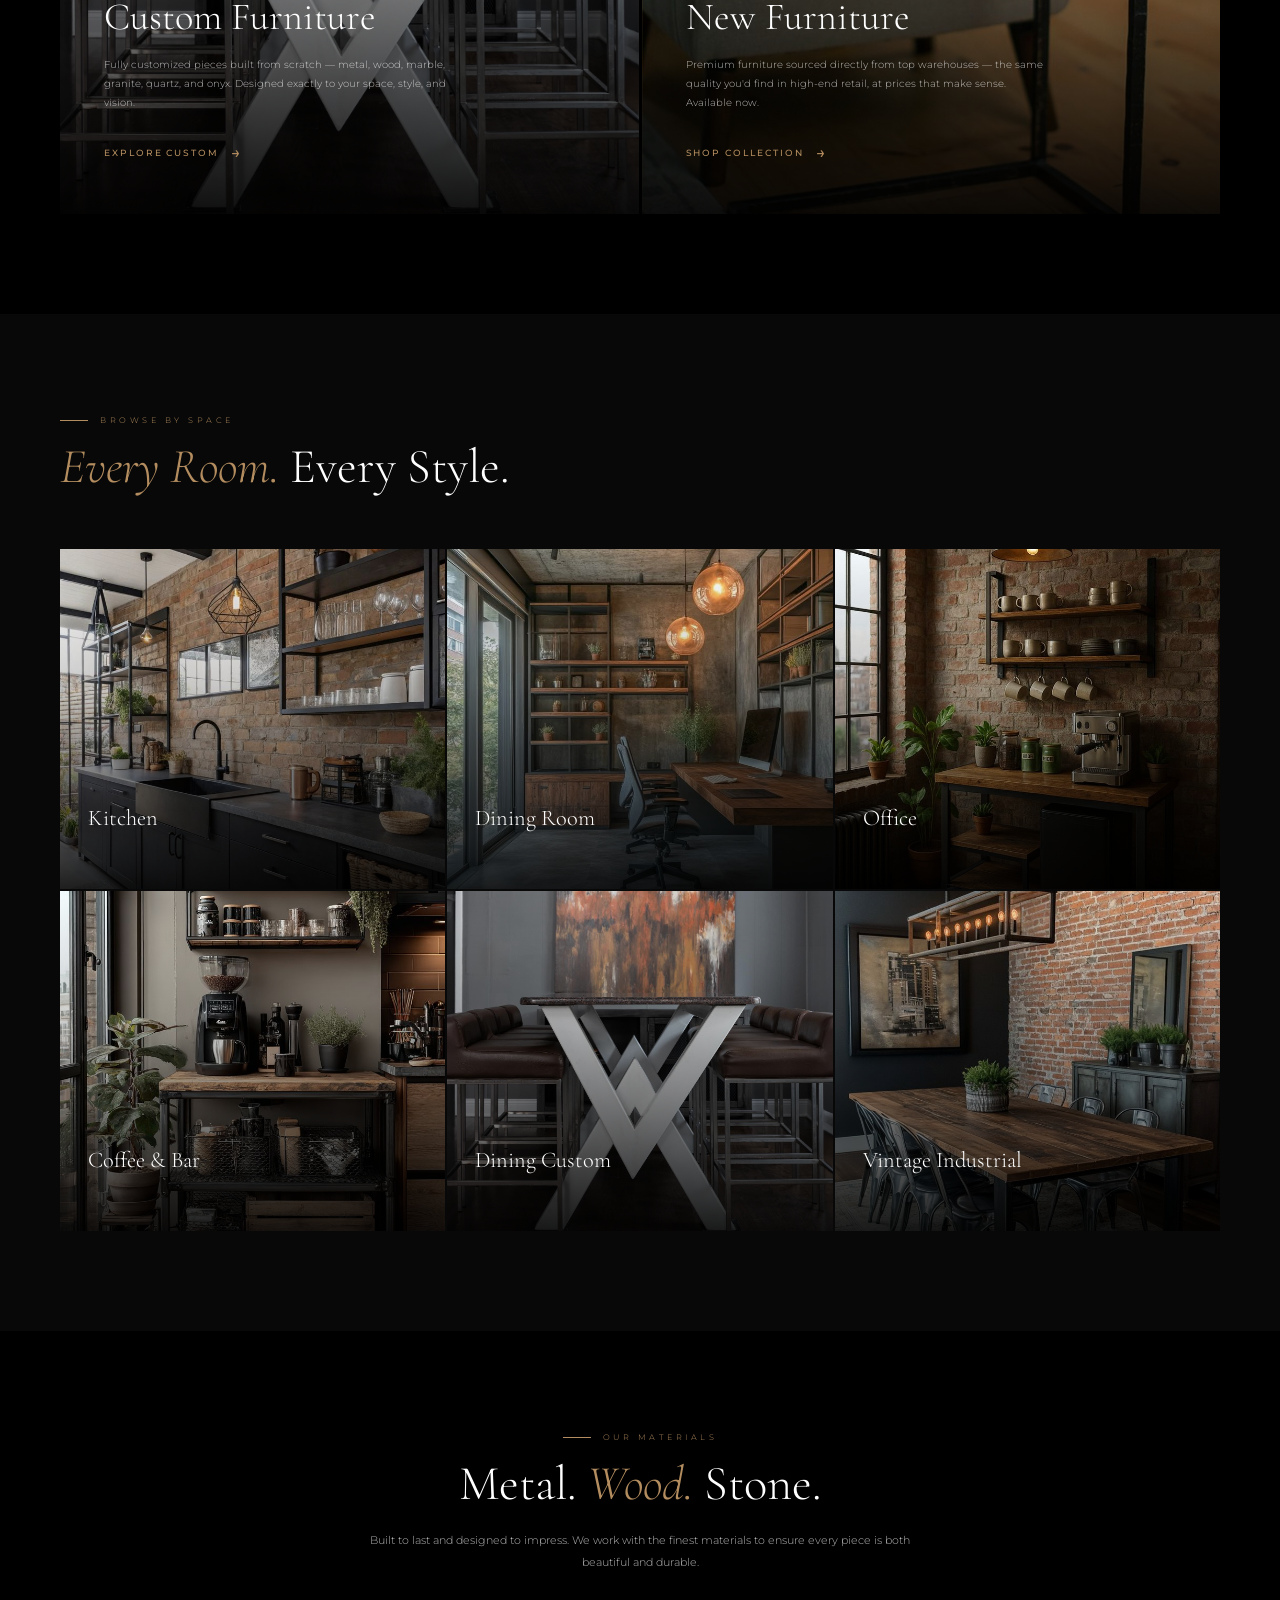
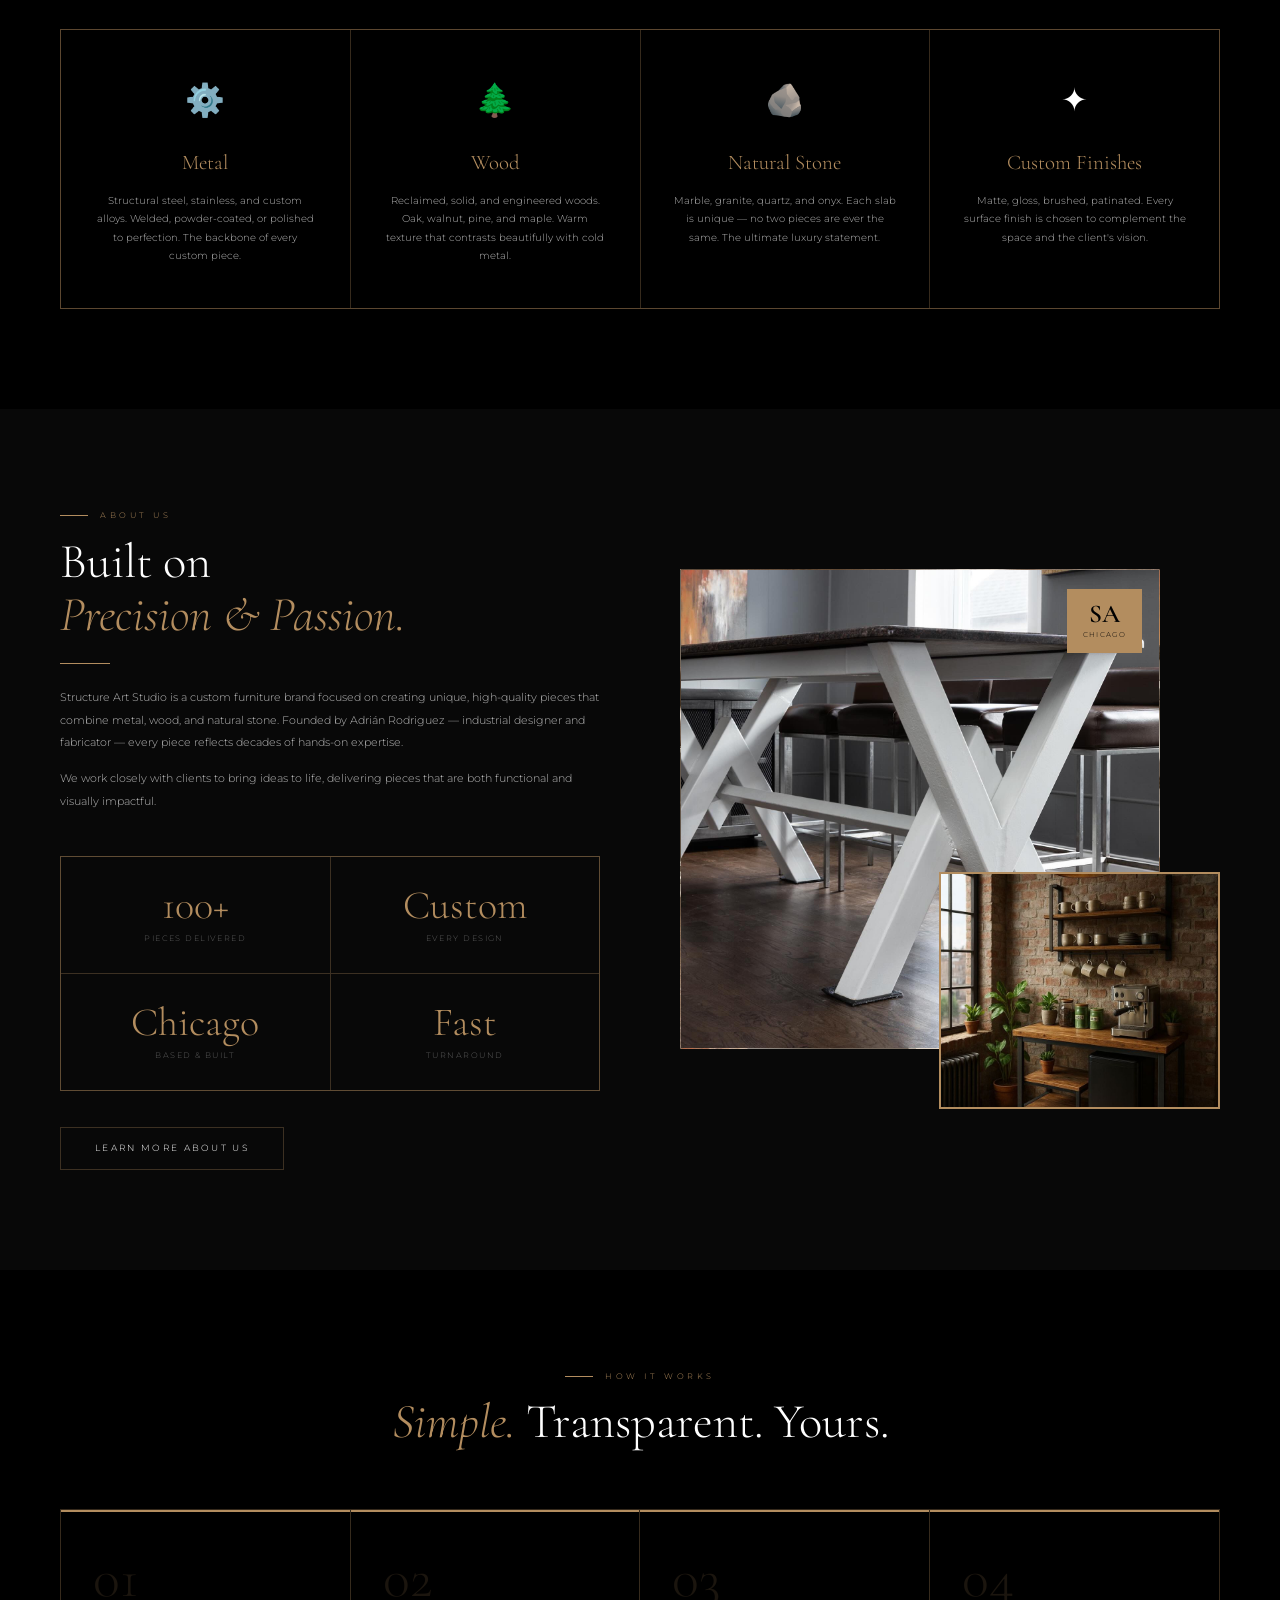
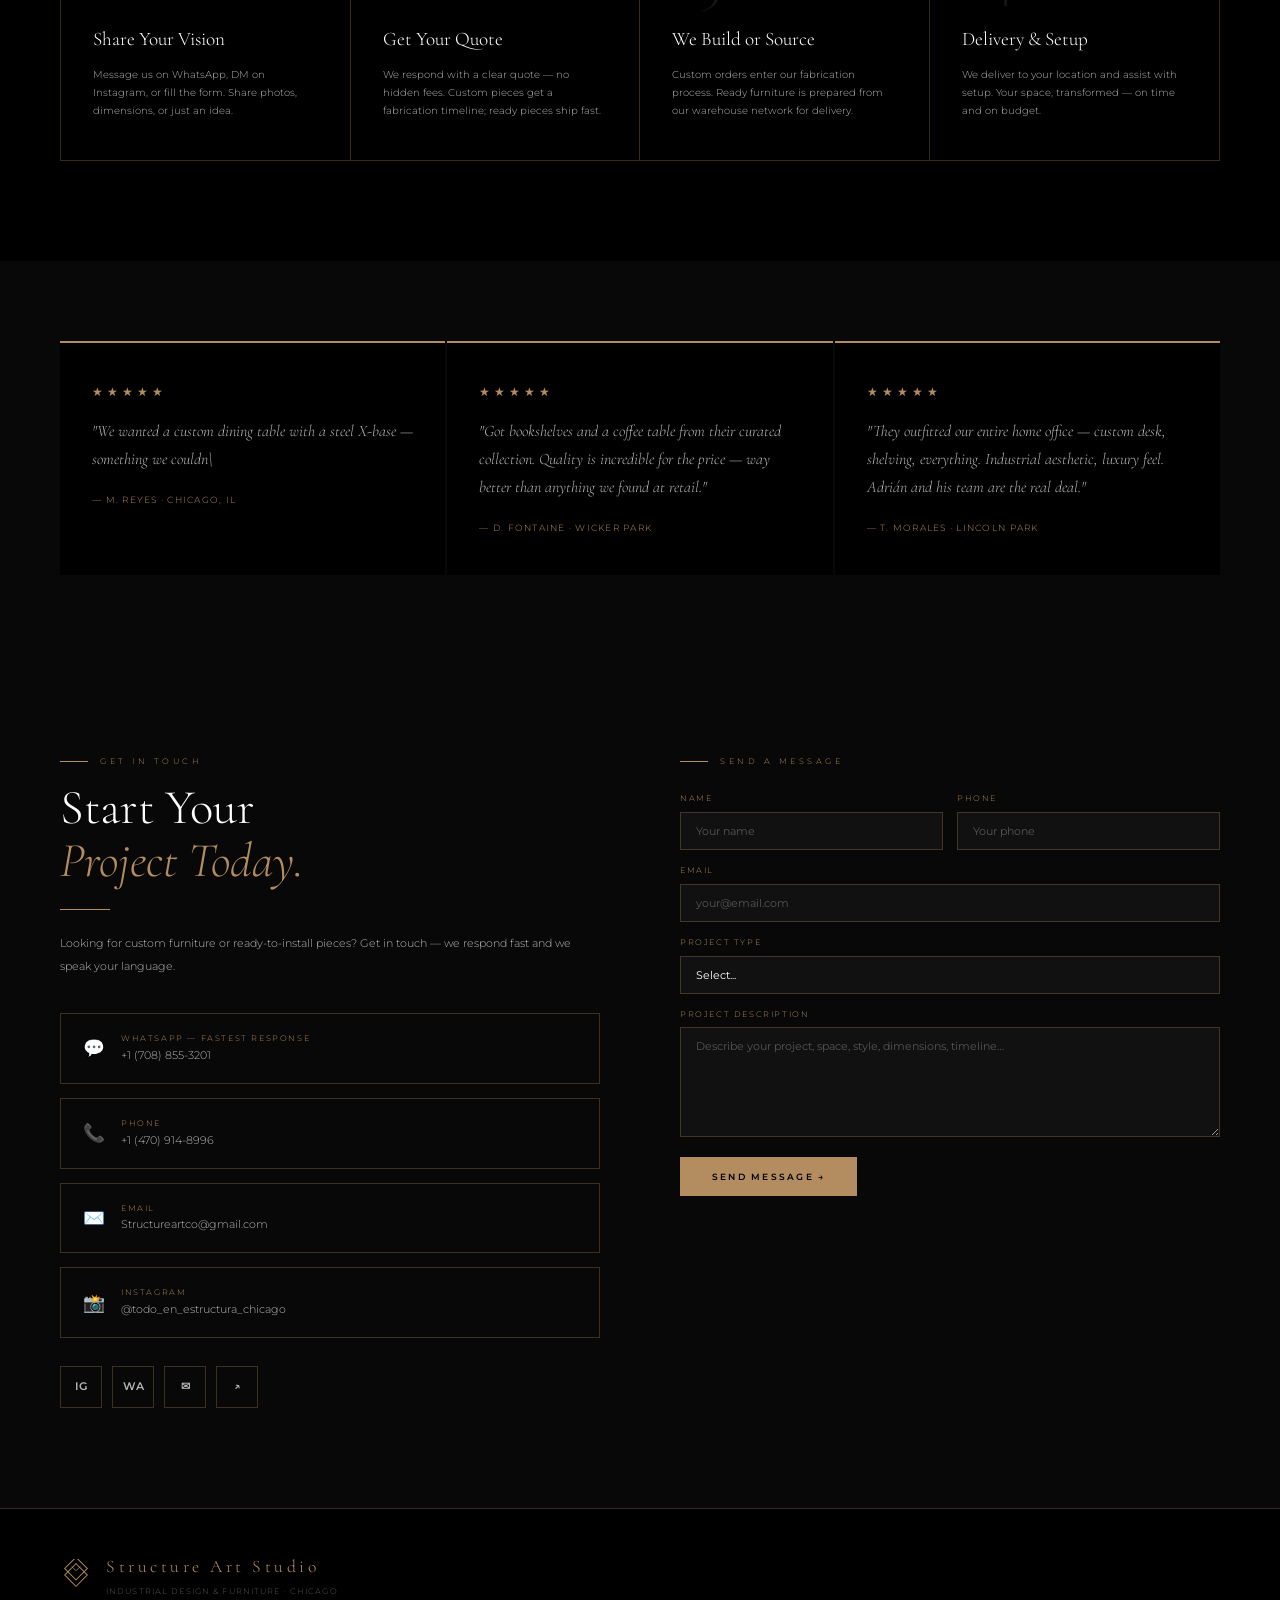
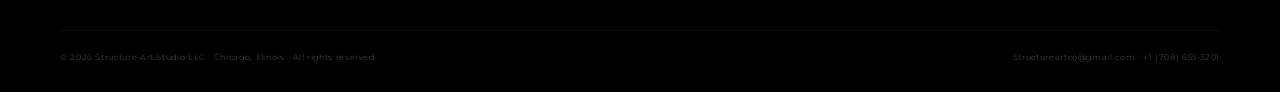
<file: structure-art-studio/index.html>
<!DOCTYPE html>
<html lang="en">
<head>
<meta charset="UTF-8"/>
<meta name="viewport" content="width=device-width, initial-scale=1.0"/>
<title>Structure Art Studio — Industrial Luxury Furniture · Chicago</title>
<meta name="description" content="Custom furniture and premium curated collections. Industrial luxury aesthetic. Metal, wood, and natural stone. Chicago-made."/>
<link rel="stylesheet" href="css/style.css"/>
</head>
<body>

<!-- LANG TOGGLE -->
<div class="lang-toggle">
  <button class="lang-btn active" data-lang="en" onclick="setLang('en',this)">EN</button>
  <button class="lang-btn" data-lang="es" onclick="setLang('es',this)">ES</button>
</div>

<!-- NAV -->
<nav id="main-nav">
  <a href="index.html" class="nav-brand">
    <span class="nav-logo-placeholder"></span>
    <div class="nav-brand-text">
      <span class="nav-brand-name">Structure Art Studio</span>
      <span class="nav-brand-sub" data-en="Industrial Design & Furniture" data-es="Diseño Industrial y Muebles">Industrial Design & Furniture</span>
    </div>
  </a>
  <ul class="nav-links">
    <li class="nav-dropdown">
      <a href="#" data-en="Custom ▾" data-es="Custom ▾">Custom ▾</a>
      <div class="nav-dropdown-menu">
        <a href="custom-kitchen.html" data-en="Kitchen" data-es="Cocina">Kitchen</a>
        <a href="custom-living.html" data-en="Living Room" data-es="Sala">Living Room</a>
        <a href="custom-dining.html" data-en="Dining Room" data-es="Comedor">Dining Room</a>
        <a href="custom-bedroom.html" data-en="Bedroom" data-es="Recámara">Bedroom</a>
        <a href="custom-office.html" data-en="Office" data-es="Oficina">Office</a>
        <a href="custom-outdoor.html" data-en="Outdoor" data-es="Exterior">Outdoor</a>
      </div>
    </li>
    <li class="nav-dropdown">
      <a href="#" data-en="New Furniture ▾" data-es="Muebles Nuevos ▾">New Furniture ▾</a>
      <div class="nav-dropdown-menu">
        <a href="new-kitchen.html" data-en="Kitchen" data-es="Cocina">Kitchen</a>
        <a href="new-living.html" data-en="Living Room" data-es="Sala">Living Room</a>
        <a href="new-dining.html" data-en="Dining Room" data-es="Comedor">Dining Room</a>
        <a href="new-bedroom.html" data-en="Bedroom" data-es="Recámara">Bedroom</a>
        <a href="new-office.html" data-en="Office" data-es="Oficina">Office</a>
        <a href="new-outdoor.html" data-en="Outdoor" data-es="Exterior">Outdoor</a>
      </div>
    </li>
    <li><a href="about.html" data-en="About" data-es="Nosotros">About</a></li>
    <li><a href="#contact" class="nav-cta" data-en="Get a Quote" data-es="Cotizar">Get a Quote</a></li>
  </ul>
</nav>

<!-- HERO -->
<section class="hero" id="hero">
  <div id="slideshow"></div>
  <div class="hero-overlay"></div>
  <div class="hero-content">
    <div class="hero-eyebrow fu fu1" data-en="Chicago · Industrial Luxury Furniture" data-es="Chicago · Muebles de Lujo Industrial">Chicago · Industrial Luxury Furniture</div>
    <h1 class="hero-title fu fu2">
      <span data-en="Custom Furniture" data-es="Muebles Custom">Custom Furniture</span><br>
      <em data-en="Designed to Stand Out." data-es="Diseñados para Destacar.">Designed to Stand Out.</em>
    </h1>
    <p class="hero-sub fu fu3" data-en="We create unique furniture pieces using metal, wood, and natural stone — combining industrial design with modern elegance." data-es="Creamos piezas únicas usando metal, madera y piedra natural — combinando diseño industrial con elegancia moderna.">We create unique furniture pieces using metal, wood, and natural stone — combining industrial design with modern elegance.</p>
    <div class="hero-actions fu fu4">
      <a href="custom-kitchen.html" class="btn-gold" data-en="Start Custom Project" data-es="Iniciar Proyecto Custom">Start Custom Project</a>
      <a href="new-kitchen.html" class="btn-ghost" data-en="Browse Collection" data-es="Ver Colección">Browse Collection</a>
    </div>
  </div>
  <div class="hero-dots" id="hero-dots"></div>
</section>

<!-- TICKER -->
<div class="ticker"><div class="ticker-track" id="ticker-track"></div></div>

<!-- TWO SEGMENTS -->
<section class="segments" id="segments">
  <div style="text-align:center; max-width:600px; margin:0 auto 60px;">
    <div class="sec-label" style="justify-content:center;" data-en="What We Do" data-es="Lo Que Hacemos">What We Do</div>
    <h2 class="sec-title" data-en="Two Ways to Own <em>Exceptional Furniture.</em>" data-es="Dos Formas de Tener <em>Muebles Excepcionales.</em>">Two Ways to Own <em>Exceptional Furniture.</em></h2>
  </div>
  <div class="seg-grid">
    <!-- CUSTOM -->
    <a href="custom-kitchen.html" class="seg-card">
      <div class="seg-img" id="seg-custom"></div>
      <div class="seg-over">
        <div class="seg-tag" data-en="01 — Made to Order" data-es="01 — A la Medida">01 — Made to Order</div>
        <div class="seg-name" data-en="Custom Furniture" data-es="Muebles Custom">Custom Furniture</div>
        <p class="seg-desc-card" data-en="Fully customized pieces built from scratch — metal, wood, marble, granite, quartz, and onyx. Designed exactly to your space, style, and vision." data-es="Piezas completamente personalizadas construidas desde cero — metal, madera, mármol, granito, cuarzo y ónix. Diseñadas exactamente a tu espacio, estilo y visión.">Fully customized pieces built from scratch — metal, wood, marble, granite, quartz, and onyx. Designed exactly to your space, style, and vision.</p>
        <div class="seg-arrow" data-en="Explore Custom" data-es="Explorar Custom">Explore Custom</div>
      </div>
    </a>
    <!-- NEW FURNITURE -->
    <a href="new-kitchen.html" class="seg-card">
      <div class="seg-img" id="seg-new"></div>
      <div class="seg-over">
        <div class="seg-tag" data-en="02 — Ready to Ship" data-es="02 — Listo para Enviar">02 — Ready to Ship</div>
        <div class="seg-name" data-en="New Furniture" data-es="Muebles Nuevos">New Furniture</div>
        <p class="seg-desc-card" data-en="Premium furniture sourced directly from top warehouses — the same quality you'd find in high-end retail, at prices that make sense. Available now." data-es="Muebles premium conseguidos directamente de los mejores warehouses — la misma calidad que encuentras en retail de lujo, a precios que tienen sentido. Disponible ahora.">Premium furniture sourced directly from top warehouses — the same quality you'd find in high-end retail, at prices that make sense. Available now.</p>
        <div class="seg-arrow" data-en="Shop Collection" data-es="Ver Colección">Shop Collection</div>
      </div>
    </a>
  </div>
</section>

<!-- CATEGORIES PREVIEW -->
<section class="cat-section" id="categories">
  <div class="sec-label" data-en="Browse by Space" data-es="Explorar por Espacio">Browse by Space</div>
  <h2 class="sec-title"><em data-en="Every Room." data-es="Cada Espacio.">Every Room.</em> <span data-en="Every Style." data-es="Cada Estilo.">Every Style.</span></h2>
  <div class="cat-grid" id="cat-grid"></div>
</section>

<!-- MATERIALS -->
<section class="materials" id="materials">
  <div style="text-align:center; max-width:560px; margin:0 auto;">
    <div class="sec-label" style="justify-content:center;" data-en="Our Materials" data-es="Nuestros Materiales">Our Materials</div>
    <h2 class="sec-title" style="text-align:center;"><span data-en="Metal." data-es="Metal.">Metal.</span> <em data-en="Wood." data-es="Madera.">Wood.</em> <span data-en="Stone." data-es="Piedra.">Stone.</span></h2>
    <p class="sec-desc" style="margin:0 auto; text-align:center;" data-en="Built to last and designed to impress. We work with the finest materials to ensure every piece is both beautiful and durable." data-es="Construido para durar y diseñado para impresionar. Trabajamos con los mejores materiales para asegurar que cada pieza sea hermosa y duradera.">Built to last and designed to impress. We work with the finest materials to ensure every piece is both beautiful and durable.</p>
  </div>
  <div class="mat-grid reveal">
    <div class="mat-card">
      <span class="mat-icon">⚙️</span>
      <div class="mat-name" data-en="Metal" data-es="Metal">Metal</div>
      <p class="mat-desc" data-en="Structural steel, stainless, and custom alloys. Welded, powder-coated, or polished to perfection. The backbone of every custom piece." data-es="Acero estructural, inoxidable y aleaciones custom. Soldado, lacado en polvo o pulido a la perfección. La columna vertebral de cada pieza.">Structural steel, stainless, and custom alloys. Welded, powder-coated, or polished to perfection. The backbone of every custom piece.</p>
    </div>
    <div class="mat-card">
      <span class="mat-icon">🌲</span>
      <div class="mat-name" data-en="Wood" data-es="Madera">Wood</div>
      <p class="mat-desc" data-en="Reclaimed, solid, and engineered woods. Oak, walnut, pine, and maple. Warm texture that contrasts beautifully with cold metal." data-es="Madera reciclada, maciza e ingeniería. Roble, nogal, pino y arce. Textura cálida que contrasta perfectamente con el metal frío.">Reclaimed, solid, and engineered woods. Oak, walnut, pine, and maple. Warm texture that contrasts beautifully with cold metal.</p>
    </div>
    <div class="mat-card">
      <span class="mat-icon">🪨</span>
      <div class="mat-name" data-en="Natural Stone" data-es="Piedra Natural">Natural Stone</div>
      <p class="mat-desc" data-en="Marble, granite, quartz, and onyx. Each slab is unique — no two pieces are ever the same. The ultimate luxury statement." data-es="Mármol, granito, cuarzo y ónix. Cada losa es única — no hay dos piezas iguales. El statement de lujo definitivo.">Marble, granite, quartz, and onyx. Each slab is unique — no two pieces are ever the same. The ultimate luxury statement.</p>
    </div>
    <div class="mat-card">
      <span class="mat-icon">✦</span>
      <div class="mat-name" data-en="Custom Finishes" data-es="Acabados Custom">Custom Finishes</div>
      <p class="mat-desc" data-en="Matte, gloss, brushed, patinated. Every surface finish is chosen to complement the space and the client's vision." data-es="Mate, brillante, cepillado, patinado. Cada acabado de superficie se elige para complementar el espacio y la visión del cliente.">Matte, gloss, brushed, patinated. Every surface finish is chosen to complement the space and the client's vision.</p>
    </div>
  </div>
</section>

<!-- ABOUT PREVIEW -->
<section class="about" id="about">
  <div>
    <div class="sec-label" data-en="About Us" data-es="Nosotros">About Us</div>
    <h2 class="sec-title">
      <span data-en="Built on" data-es="Construido en">Built on</span><br>
      <em data-en="Precision & Passion." data-es="Precisión y Pasión.">Precision & Passion.</em>
    </h2>
    <div class="gold-rule"></div>
    <p class="sec-desc" data-en="Structure Art Studio is a custom furniture brand focused on creating unique, high-quality pieces that combine metal, wood, and natural stone. Founded by Adrián Rodriguez — industrial designer and fabricator — every piece reflects decades of hands-on expertise." data-es="Structure Art Studio es una marca de muebles custom enfocada en crear piezas únicas y de alta calidad que combinan metal, madera y piedra natural. Fundada por Adrián Rodriguez — diseñador industrial y fabricador — cada pieza refleja décadas de experiencia práctica.">Structure Art Studio is a custom furniture brand focused on creating unique, high-quality pieces that combine metal, wood, and natural stone. Founded by Adrián Rodriguez — industrial designer and fabricator — every piece reflects decades of hands-on expertise.</p>
    <p class="sec-desc" style="margin-top:14px;" data-en="We work closely with clients to bring ideas to life, delivering pieces that are both functional and visually impactful." data-es="Trabajamos de cerca con los clientes para dar vida a las ideas, entregando piezas que son tanto funcionales como visualmente impactantes.">We work closely with clients to bring ideas to life, delivering pieces that are both functional and visually impactful.</p>
    <div class="about-stats">
      <div class="stat reveal">
        <div class="stat-n">100+</div>
        <div class="stat-l" data-en="Pieces Delivered" data-es="Piezas Entregadas">Pieces Delivered</div>
      </div>
      <div class="stat reveal">
        <div class="stat-n">Custom</div>
        <div class="stat-l" data-en="Every Design" data-es="Cada Diseño">Every Design</div>
      </div>
      <div class="stat reveal">
        <div class="stat-n">Chicago</div>
        <div class="stat-l" data-en="Based & Built" data-es="Basados y Construidos">Based & Built</div>
      </div>
      <div class="stat reveal">
        <div class="stat-n">Fast</div>
        <div class="stat-l" data-en="Turnaround" data-es="Tiempo de Entrega">Turnaround</div>
      </div>
    </div>
    <div style="margin-top:36px;">
      <a href="about.html" class="btn-ghost" data-en="Learn More About Us" data-es="Conoce Más">Learn More About Us</a>
    </div>
  </div>
  <div class="about-visual">
    <div class="av-main" id="av-main"></div>
    <div class="av-accent" id="av-accent"></div>
    <div class="av-badge">
      <div class="av-badge-big">SA</div>
      <span class="av-badge-sm" data-en="Chicago" data-es="Chicago">Chicago</span>
    </div>
  </div>
</section>

<!-- PROCESS -->
<section class="process" id="process">
  <div style="text-align:center; max-width:560px; margin:0 auto;">
    <div class="sec-label" style="justify-content:center;" data-en="How It Works" data-es="Cómo Funciona">How It Works</div>
    <h2 class="sec-title" style="text-align:center;"><em data-en="Simple." data-es="Simple.">Simple.</em> <span data-en="Transparent." data-es="Transparente.">Transparent.</span> <span data-en="Yours." data-es="Tuyo.">Yours.</span></h2>
  </div>
  <div class="proc-grid">
    <div class="proc-step reveal">
      <div class="proc-n">01</div>
      <div class="proc-t" data-en="Share Your Vision" data-es="Comparte Tu Visión">Share Your Vision</div>
      <p class="proc-d" data-en="Message us on WhatsApp, DM on Instagram, or fill the form. Share photos, dimensions, or just an idea." data-es="Mándanos mensaje por WhatsApp, DM en Instagram o llena el formulario. Comparte fotos, medidas o solo una idea.">Message us on WhatsApp, DM on Instagram, or fill the form. Share photos, dimensions, or just an idea.</p>
    </div>
    <div class="proc-step reveal">
      <div class="proc-n">02</div>
      <div class="proc-t" data-en="Get Your Quote" data-es="Recibe Tu Cotización">Get Your Quote</div>
      <p class="proc-d" data-en="We respond with a clear quote — no hidden fees. Custom pieces get a fabrication timeline; ready pieces ship fast." data-es="Respondemos con una cotización clara — sin costos ocultos. Las piezas custom llevan timeline; las disponibles se envían rápido.">We respond with a clear quote — no hidden fees. Custom pieces get a fabrication timeline; ready pieces ship fast.</p>
    </div>
    <div class="proc-step reveal">
      <div class="proc-n">03</div>
      <div class="proc-t" data-en="We Build or Source" data-es="Fabricamos o Conseguimos">We Build or Source</div>
      <p class="proc-d" data-en="Custom orders enter our fabrication process. Ready furniture is prepared from our warehouse network for delivery." data-es="Las órdenes custom entran a nuestro proceso de fabricación. Los muebles disponibles se preparan desde nuestra red de warehouses.">Custom orders enter our fabrication process. Ready furniture is prepared from our warehouse network for delivery.</p>
    </div>
    <div class="proc-step reveal">
      <div class="proc-n">04</div>
      <div class="proc-t" data-en="Delivery & Setup" data-es="Entrega e Instalación">Delivery & Setup</div>
      <p class="proc-d" data-en="We deliver to your location and assist with setup. Your space, transformed — on time and on budget." data-es="Entregamos en tu ubicación y ayudamos con la instalación. Tu espacio, transformado — a tiempo y dentro del presupuesto.">We deliver to your location and assist with setup. Your space, transformed — on time and on budget.</p>
    </div>
  </div>
</section>

<!-- TESTIMONIALS -->
<div class="testi">
  <div class="testi-card reveal">
    <div class="testi-stars">★★★★★</div>
    <p class="testi-text" data-en='"We wanted a custom dining table with a steel X-base — something we couldn\'t find anywhere. Structure Art Studio built exactly what we envisioned. Absolutely stunning."' data-es='"Queríamos una mesa de comedor custom con base de acero en X — algo que no encontrábamos en ningún lugar. Structure Art Studio construyó exactamente lo que imaginamos. Impresionante."'>"We wanted a custom dining table with a steel X-base — something we couldn't find anywhere. Structure Art Studio built exactly what we envisioned. Absolutely stunning."</p>
    <div class="testi-by">— M. Reyes · Chicago, IL</div>
  </div>
  <div class="testi-card reveal">
    <div class="testi-stars">★★★★★</div>
    <p class="testi-text" data-en='"Got bookshelves and a coffee table from their curated collection. Quality is incredible for the price — way better than anything we found at retail."' data-es='"Conseguí libreros y mesa de centro de su colección curada. La calidad es increíble para el precio — mucho mejor que cualquier cosa que encontré en tienda."'>"Got bookshelves and a coffee table from their curated collection. Quality is incredible for the price — way better than anything we found at retail."</p>
    <div class="testi-by">— D. Fontaine · Wicker Park</div>
  </div>
  <div class="testi-card reveal">
    <div class="testi-stars">★★★★★</div>
    <p class="testi-text" data-en='"They outfitted our entire home office — custom desk, shelving, everything. Industrial aesthetic, luxury feel. Adrián and his team are the real deal."' data-es='"Amueblaron toda nuestra oficina en casa — escritorio custom, estantes, todo. Estética industrial, sensación de lujo. Adrián y su equipo son lo máximo."'>"They outfitted our entire home office — custom desk, shelving, everything. Industrial aesthetic, luxury feel. Adrián and his team are the real deal."</p>
    <div class="testi-by">— T. Morales · Lincoln Park</div>
  </div>
</div>

<!-- CONTACT -->
<section class="contact" id="contact">
  <div>
    <div class="sec-label" data-en="Get In Touch" data-es="Contáctanos">Get In Touch</div>
    <h2 class="sec-title">
      <span data-en="Start Your" data-es="Empieza Tu">Start Your</span><br>
      <em data-en="Project Today." data-es="Proyecto Hoy.">Project Today.</em>
    </h2>
    <div class="gold-rule"></div>
    <p class="sec-desc" data-en="Looking for custom furniture or ready-to-install pieces? Get in touch — we respond fast and we speak your language." data-es="¿Buscas muebles custom o piezas listas para instalar? Contáctanos — respondemos rápido y hablamos tu idioma.">Looking for custom furniture or ready-to-install pieces? Get in touch — we respond fast and we speak your language.</p>
    <div class="contact-methods">
      <a href="https://wa.me/17088553201" target="_blank" class="cm">
        <span class="cm-ico">💬</span>
        <div>
          <span class="cm-lbl" data-en="WhatsApp — Fastest Response" data-es="WhatsApp — Respuesta Más Rápida">WhatsApp — Fastest Response</span>
          <div class="cm-val">+1 (708) 855-3201</div>
        </div>
      </a>
      <a href="tel:+14709148996" class="cm">
        <span class="cm-ico">📞</span>
        <div>
          <span class="cm-lbl" data-en="Phone" data-es="Teléfono">Phone</span>
          <div class="cm-val">+1 (470) 914-8996</div>
        </div>
      </a>
      <a href="mailto:Structureartco@gmail.com" class="cm">
        <span class="cm-ico">✉️</span>
        <div>
          <span class="cm-lbl" data-en="Email" data-es="Correo">Email</span>
          <div class="cm-val">Structureartco@gmail.com</div>
        </div>
      </a>
      <a href="https://www.instagram.com/todo_en_estructura_chicago" target="_blank" class="cm">
        <span class="cm-ico">📸</span>
        <div>
          <span class="cm-lbl">Instagram</span>
          <div class="cm-val">@todo_en_estructura_chicago</div>
        </div>
      </a>
    </div>
    <div class="social-row">
      <a href="https://www.instagram.com/todo_en_estructura_chicago" target="_blank" class="soc">IG</a>
      <a href="https://wa.me/17088553201" target="_blank" class="soc">WA</a>
      <a href="mailto:Structureartco@gmail.com" class="soc">✉</a>
      <a href="https://www.canva.com/design/DAHCFvGKUVU/Or0UiHITrQjKPoW" target="_blank" class="soc">↗</a>
    </div>
  </div>
  <div>
    <div class="sec-label" style="margin-bottom:24px;" data-en="Send a Message" data-es="Enviar Mensaje">Send a Message</div>
    <div class="cform">
      <div class="form-row2">
        <div class="fg">
          <label class="flbl" data-en="Name" data-es="Nombre">Name</label>
          <input type="text" class="finput" data-placeholder-en="Your name" data-placeholder-es="Tu nombre" placeholder="Your name"/>
        </div>
        <div class="fg">
          <label class="flbl" data-en="Phone" data-es="Teléfono">Phone</label>
          <input type="text" class="finput" data-placeholder-en="Your phone" data-placeholder-es="Tu teléfono" placeholder="Your phone"/>
        </div>
      </div>
      <div class="fg">
        <label class="flbl" data-en="Email" data-es="Correo">Email</label>
        <input type="email" class="finput" data-placeholder-en="your@email.com" data-placeholder-es="tu@correo.com" placeholder="your@email.com"/>
      </div>
      <div class="fg">
        <label class="flbl" data-en="Project Type" data-es="Tipo de Proyecto">Project Type</label>
        <select class="fsel">
          <option value="" disabled selected data-en="Select..." data-es="Selecciona...">Select...</option>
          <option data-en="Custom Furniture" data-es="Muebles Custom">Custom Furniture</option>
          <option data-en="New Furniture / Curated" data-es="Muebles Nuevos / Curados">New Furniture / Curated</option>
          <option data-en="Kitchen" data-es="Cocina">Kitchen</option>
          <option data-en="Living Room" data-es="Sala">Living Room</option>
          <option data-en="Dining Room" data-es="Comedor">Dining Room</option>
          <option data-en="Bedroom" data-es="Recámara">Bedroom</option>
          <option data-en="Office" data-es="Oficina">Office</option>
          <option data-en="Outdoor" data-es="Exterior">Outdoor</option>
          <option data-en="Other" data-es="Otro">Other</option>
        </select>
      </div>
      <div class="fg">
        <label class="flbl" data-en="Project Description" data-es="Descripción del Proyecto">Project Description</label>
        <textarea class="ftxt" data-placeholder-en="Describe your project, space, style, dimensions, timeline…" data-placeholder-es="Describe tu proyecto, espacio, estilo, medidas, tiempo estimado…" placeholder="Describe your project, space, style, dimensions, timeline…"></textarea>
      </div>
      <button class="fsub" onclick="handleSend(this)" data-en="Send Message →" data-es="Enviar Mensaje →">Send Message →</button>
    </div>
  </div>
</section>

<!-- FOOTER -->
<footer>
  <div class="footer-top">
    <div class="footer-brand-wrap">
      <svg width="32" height="32" viewBox="0 0 60 60" fill="none"><rect x="15" y="3" width="30" height="30" transform="rotate(45 30 18)" stroke="#B38D5F" stroke-width="1.8" fill="none"/><rect x="15" y="15" width="30" height="30" transform="rotate(45 30 30)" stroke="#B38D5F" stroke-width="1.8" fill="none"/><line x1="22" y1="14" x2="30" y2="22" stroke="#B38D5F" stroke-width="1.5"/><line x1="30" y1="22" x2="38" y2="14" stroke="#B38D5F" stroke-width="1.5"/></svg>
      <div>
        <div class="footer-brand-name">Structure Art Studio</div>
        <div class="footer-brand-tag" data-en="Industrial Design & Furniture · Chicago" data-es="Diseño Industrial y Muebles · Chicago">Industrial Design & Furniture · Chicago</div>
      </div>
    </div>
    <nav class="footer-nav">
      <a href="custom-kitchen.html" data-en="Custom" data-es="Custom">Custom</a>
      <a href="new-kitchen.html" data-en="New Furniture" data-es="Muebles Nuevos">New Furniture</a>
      <a href="about.html" data-en="About" data-es="Nosotros">About</a>
      <a href="#contact" data-en="Contact" data-es="Contacto">Contact</a>
      <a href="https://www.canva.com/design/DAHCFvGKUVU/Or0UiHITrQjKPoW" target="_blank" data-en="Portfolio ↗" data-es="Portafolio ↗">Portfolio ↗</a>
    </nav>
  </div>
  <div class="footer-bot">
    <div class="footer-copy" data-en="© 2026 Structure Art Studio LLC · Chicago, Illinois · All rights reserved." data-es="© 2026 Structure Art Studio LLC · Chicago, Illinois · Todos los derechos reservados.">© 2026 Structure Art Studio LLC · Chicago, Illinois · All rights reserved.</div>
    <div class="footer-copy">Structureartco@gmail.com · +1 (708) 855-3201</div>
  </div>
</footer>

<script src="js/images.js"></script>
<script src="js/main.js"></script>
<script>
// HERO SLIDESHOW
const heroImgs = [IMGS.custom2, IMGS.inspo1, IMGS.custom1, IMGS.inspo3, IMGS.inspo2, IMGS.custom3, IMGS.inspo4];
const ss = document.getElementById('slideshow');
const dotsEl = document.getElementById('hero-dots');
let cur = 0;
heroImgs.forEach((src, i) => {
  const d = document.createElement('div');
  d.className = 'hero-slide' + (i === 0 ? ' active' : '');
  d.style.backgroundImage = `url(${src})`;
  ss.appendChild(d);
  const dot = document.createElement('button');
  dot.className = 'hero-dot' + (i === 0 ? ' active' : '');
  dot.onclick = () => goSlide(i);
  dotsEl.appendChild(dot);
});
function goSlide(n) {
  ss.querySelectorAll('.hero-slide')[cur].classList.remove('active');
  dotsEl.querySelectorAll('.hero-dot')[cur].classList.remove('active');
  cur = n;
  ss.querySelectorAll('.hero-slide')[cur].classList.add('active');
  dotsEl.querySelectorAll('.hero-dot')[cur].classList.add('active');
}
setInterval(() => goSlide((cur + 1) % heroImgs.length), 5000);

// ABOUT IMAGES
document.getElementById('av-main').style.backgroundImage = `url(${IMGS.custom2})`;
document.getElementById('av-accent').style.backgroundImage = `url(${IMGS.inspo2})`;

// SEGMENT IMAGES
document.getElementById('seg-custom').style.backgroundImage = `url(${IMGS.custom1})`;
document.getElementById('seg-new').style.backgroundImage = `url(${IMGS.inspo5})`;

// CATEGORIES GRID
const cats = [
  { key:'inspo1', en:'Kitchen', es:'Cocina', href:'custom-kitchen.html', tagEn:'Explore →', tagEs:'Explorar →' },
  { key:'inspo3', en:'Dining Room', es:'Comedor', href:'custom-dining.html', tagEn:'Explore →', tagEs:'Explorar →' },
  { key:'inspo2', en:'Office', es:'Oficina', href:'custom-office.html', tagEn:'Explore →', tagEs:'Explorar →' },
  { key:'inspo4', en:'Coffee & Bar', es:'Café y Bar', href:'custom-living.html', tagEn:'Explore →', tagEs:'Explorar →' },
  { key:'custom1', en:'Dining Custom', es:'Comedor Custom', href:'custom-dining.html', tagEn:'Custom →', tagEs:'Custom →' },
  { key:'inspo6', en:'Vintage Industrial', es:'Industrial Vintage', href:'new-living.html', tagEn:'Browse →', tagEs:'Ver →' },
];
const grid = document.getElementById('cat-grid');
cats.forEach(c => {
  const a = document.createElement('a');
  a.href = c.href; a.className = 'cat-card reveal';
  a.innerHTML = `
    <div class="cat-img" style="background-image:url(${IMGS[c.key]})"></div>
    <div class="cat-over">
      <div class="cat-label" data-en="${c.en}" data-es="${c.es}">${c.en}</div>
      <div class="cat-sub" data-en="${c.tagEn}" data-es="${c.tagEs}">${c.tagEn}</div>
    </div>`;
  grid.appendChild(a);
});

// TICKER
buildTicker();

// LOGO
document.querySelectorAll('.nav-logo-placeholder').forEach(el => el.innerHTML = LOGO_SVG);
</script>
</body>
</html>
</file>
<file: structure-art-studio/css/style.css>
/* ═══════════════════════════════════════════
   STRUCTURE ART STUDIO — Main Stylesheet
   Colors: #000000 | #B38D5F | #FFFFFF | #0F1D29
   Fonts: Volkorn (headers) | Georgia fallback (body)
═══════════════════════════════════════════ */

@import url('https://fonts.googleapis.com/css2?family=Cormorant+Garamond:ital,wght@0,300;0,400;0,600;1,300;1,400&family=Montserrat:wght@200;300;400;500;600&display=swap');

:root {
  --black:       #000000;
  --navy:        #0F1D29;
  --gold:        #B38D5F;
  --gold-light:  #C9A87A;
  --gold-dim:    rgba(179,141,95,0.12);
  --gold-border: rgba(179,141,95,0.3);
  --white:       #FFFFFF;
  --white-off:   #F5F2ED;
  --white2:      rgba(255,255,255,0.7);
  --white3:      rgba(255,255,255,0.35);
  --gray:        #555555;
}

*, *::before, *::after { margin: 0; padding: 0; box-sizing: border-box; }
html { scroll-behavior: smooth; font-size: 16px; }

body {
  background: var(--black);
  color: var(--white);
  font-family: 'Montserrat', Georgia, sans-serif;
  font-weight: 300;
  overflow-x: hidden;
  line-height: 1.6;
}

::-webkit-scrollbar { width: 3px; }
::-webkit-scrollbar-track { background: var(--black); }
::-webkit-scrollbar-thumb { background: var(--gold-border); border-radius: 2px; }

/* ── TYPOGRAPHY ── */
h1, h2, h3, h4 {
  font-family: 'Cormorant Garamond', Georgia, serif;
  font-weight: 300;
  line-height: 1.05;
}

/* ── LANG TOGGLE ── */
.lang-toggle {
  position: fixed; top: 24px; right: 24px; z-index: 500;
  display: flex; border: 1px solid var(--gold-border); overflow: hidden;
}
.lang-btn {
  padding: 6px 14px; font-size: 0.55rem; letter-spacing: 0.2em;
  font-family: 'Montserrat', sans-serif; font-weight: 500;
  background: transparent; color: var(--white3);
  border: none; cursor: pointer; transition: all 0.25s;
  text-transform: uppercase;
}
.lang-btn.active { background: var(--gold); color: var(--black); }
.lang-btn:not(.active):hover { color: var(--gold); }

/* ── NAV ── */
nav {
  position: fixed; top: 0; left: 0; right: 0; z-index: 400;
  display: flex; align-items: center; justify-content: space-between;
  padding: 20px 60px;
  background: linear-gradient(to bottom, rgba(0,0,0,0.97) 0%, rgba(0,0,0,0.6) 80%, transparent);
  backdrop-filter: blur(12px);
  border-bottom: 1px solid rgba(179,141,95,0.08);
  transition: padding 0.3s;
}
.nav-brand { display: flex; align-items: center; gap: 14px; text-decoration: none; }
.nav-logo-svg { width: 38px; height: 38px; flex-shrink: 0; }
.nav-brand-text { display: flex; flex-direction: column; gap: 1px; }
.nav-brand-name {
  font-family: 'Cormorant Garamond', serif;
  font-size: 1rem; letter-spacing: 0.24em;
  color: var(--gold); text-transform: uppercase; font-weight: 400;
  line-height: 1;
}
.nav-brand-sub {
  font-size: 0.45rem; letter-spacing: 0.35em;
  color: var(--white3); text-transform: uppercase;
}
.nav-links { display: flex; gap: 8px; align-items: center; list-style: none; }
.nav-links a {
  color: var(--white2); text-decoration: none;
  font-size: 0.6rem; letter-spacing: 0.18em; text-transform: uppercase;
  padding: 6px 12px; transition: color 0.3s; position: relative;
}
.nav-links a::after {
  content: ''; position: absolute; bottom: 0; left: 12px; right: 12px;
  height: 1px; background: var(--gold);
  transform: scaleX(0); transform-origin: left; transition: transform 0.3s;
}
.nav-links a:hover, .nav-links a.active { color: var(--gold); }
.nav-links a:hover::after, .nav-links a.active::after { transform: scaleX(1); }
.nav-dropdown { position: relative; }
.nav-dropdown-menu {
  position: absolute; top: 100%; left: 0; min-width: 200px;
  background: rgba(0,0,0,0.97); border: 1px solid var(--gold-border);
  padding: 8px 0; opacity: 0; pointer-events: none;
  transform: translateY(8px); transition: all 0.3s;
}
.nav-dropdown:hover .nav-dropdown-menu { opacity: 1; pointer-events: all; transform: translateY(0); }
.nav-dropdown-menu a {
  display: block; padding: 10px 20px !important;
  font-size: 0.58rem !important;
}
.nav-dropdown-menu a::after { left: 20px !important; right: 20px !important; }
.nav-cta {
  border: 1px solid var(--gold-border) !important;
  color: var(--gold) !important; padding: 8px 18px !important;
  transition: background 0.3s, color 0.3s !important;
  margin-left: 8px;
}
.nav-cta:hover { background: var(--gold) !important; color: var(--black) !important; }
.nav-cta::after { display: none !important; }

/* ── HERO ── */
.hero {
  height: 100vh; min-height: 680px;
  position: relative; display: flex; align-items: flex-end; overflow: hidden;
}
.hero-slide {
  position: absolute; inset: 0;
  background-size: cover; background-position: center;
  opacity: 0; transition: opacity 1.8s ease;
}
.hero-slide.active { opacity: 1; }
.hero-overlay {
  position: absolute; inset: 0; z-index: 1;
  background: linear-gradient(150deg,
    rgba(0,0,0,0.15) 0%,
    rgba(0,0,0,0.05) 40%,
    rgba(0,0,0,0.65) 75%,
    rgba(0,0,0,0.97) 100%
  );
}
.hero-content {
  position: relative; z-index: 2;
  padding: 0 60px 90px; max-width: 760px;
}
.hero-eyebrow {
  font-size: 0.56rem; letter-spacing: 0.42em; text-transform: uppercase;
  color: var(--gold); margin-bottom: 20px;
  display: flex; align-items: center; gap: 14px;
}
.hero-eyebrow::before { content: ''; width: 36px; height: 1px; background: var(--gold); }
.hero-title {
  font-size: clamp(2.8rem, 5.5vw, 5.5rem);
  font-weight: 300; margin-bottom: 22px; letter-spacing: -0.01em;
}
.hero-title em { font-style: italic; color: var(--gold); }
.hero-sub {
  font-size: 0.7rem; color: var(--white2);
  line-height: 2; margin-bottom: 44px; max-width: 520px;
}
.hero-actions { display: flex; gap: 14px; flex-wrap: wrap; }
.hero-dots {
  position: absolute; right: 60px; bottom: 90px; z-index: 3;
  display: flex; flex-direction: column; gap: 8px;
}
.hero-dot {
  width: 6px; height: 6px; border-radius: 50%;
  background: var(--white3); border: none; cursor: pointer;
  transition: background 0.3s, transform 0.3s;
}
.hero-dot.active { background: var(--gold); transform: scale(1.3); }

/* ── BUTTONS ── */
.btn-gold {
  background: var(--gold); color: var(--black);
  padding: 13px 34px; font-size: 0.58rem; letter-spacing: 0.25em;
  text-transform: uppercase; text-decoration: none; font-weight: 600;
  transition: background 0.3s, transform 0.2s; display: inline-block;
  font-family: 'Montserrat', sans-serif;
}
.btn-gold:hover { background: var(--gold-light); transform: translateY(-1px); }
.btn-ghost {
  border: 1px solid var(--gold-border); color: var(--white);
  padding: 13px 34px; font-size: 0.58rem; letter-spacing: 0.25em;
  text-transform: uppercase; text-decoration: none;
  transition: border-color 0.3s, color 0.3s; display: inline-block;
  font-family: 'Montserrat', sans-serif;
}
.btn-ghost:hover { border-color: var(--gold); color: var(--gold); }

/* ── TICKER ── */
.ticker {
  background: var(--gold); padding: 12px 0;
  overflow: hidden; white-space: nowrap;
}
.ticker-track { display: inline-flex; animation: tick 24s linear infinite; }
.ticker-item {
  font-size: 0.5rem; letter-spacing: 0.3em; text-transform: uppercase;
  color: var(--black); font-weight: 600; padding: 0 32px;
  font-family: 'Montserrat', sans-serif;
}
.ticker-sep { color: rgba(0,0,0,0.35); }
@keyframes tick { from { transform: translateX(0); } to { transform: translateX(-50%); } }

/* ── SECTION COMMONS ── */
section { padding: 100px 60px; }
.sec-label {
  font-size: 0.5rem; letter-spacing: 0.44em; text-transform: uppercase;
  color: var(--gold); margin-bottom: 14px;
  display: flex; align-items: center; gap: 12px;
}
.sec-label::before { content: ''; width: 28px; height: 1px; background: var(--gold); }
.sec-title {
  font-size: clamp(2rem, 3.8vw, 3.6rem);
  font-weight: 300; line-height: 1.08; margin-bottom: 18px;
}
.sec-title em { font-style: italic; color: var(--gold); }
.sec-desc { font-size: 0.7rem; color: var(--white2); line-height: 2; max-width: 540px; }
.gold-rule { width: 50px; height: 1px; background: var(--gold); margin: 22px 0; }

/* ── SEGMENT INTRO (2 big cards) ── */
.segments { background: var(--black); padding: 100px 60px; }
.seg-grid { display: grid; grid-template-columns: 1fr 1fr; gap: 3px; margin-top: 60px; }
.seg-card {
  position: relative; overflow: hidden; height: 520px; cursor: pointer;
  text-decoration: none; display: block;
}
.seg-img {
  position: absolute; inset: 0;
  background-size: cover; background-position: center;
  transition: transform 0.8s ease;
}
.seg-card:hover .seg-img { transform: scale(1.06); }
.seg-over {
  position: absolute; inset: 0; z-index: 1;
  background: linear-gradient(to top, rgba(0,0,0,0.92) 0%, rgba(0,0,0,0.3) 60%, transparent 100%);
  display: flex; flex-direction: column; justify-content: flex-end;
  padding: 48px 44px; transition: background 0.4s;
}
.seg-card:hover .seg-over {
  background: linear-gradient(to top, rgba(0,0,0,0.96) 0%, rgba(0,0,0,0.5) 60%, rgba(0,0,0,0.1) 100%);
}
.seg-tag {
  font-size: 0.48rem; letter-spacing: 0.38em; text-transform: uppercase;
  color: var(--gold); margin-bottom: 12px; font-family: 'Montserrat', sans-serif;
}
.seg-name {
  font-family: 'Cormorant Garamond', serif;
  font-size: 2.4rem; font-weight: 300; color: var(--white);
  margin-bottom: 16px; line-height: 1.1;
}
.seg-desc-card {
  font-size: 0.65rem; color: var(--white2); line-height: 1.85;
  margin-bottom: 28px; max-width: 360px; font-family: 'Montserrat', sans-serif;
}
.seg-arrow {
  display: flex; align-items: center; gap: 12px;
  font-size: 0.55rem; letter-spacing: 0.22em; text-transform: uppercase;
  color: var(--gold); font-family: 'Montserrat', sans-serif; font-weight: 500;
  transform: translateX(0); transition: transform 0.3s;
}
.seg-card:hover .seg-arrow { transform: translateX(8px); }
.seg-arrow::after { content: '→'; font-size: 1rem; }

/* ── CATEGORIES GRID ── */
.cat-section { background: #080808; padding: 100px 60px; }
.cat-grid { display: grid; grid-template-columns: repeat(3, 1fr); gap: 2px; margin-top: 56px; }
.cat-card {
  position: relative; overflow: hidden; height: 340px;
  cursor: pointer; text-decoration: none; display: block;
}
.cat-img {
  position: absolute; inset: 0;
  background-size: cover; background-position: center;
  transition: transform 0.7s ease;
}
.cat-card:hover .cat-img { transform: scale(1.07); }
.cat-over {
  position: absolute; inset: 0; z-index: 1;
  background: linear-gradient(to top, rgba(0,0,0,0.88) 0%, rgba(0,0,0,0.2) 60%, transparent 100%);
  display: flex; flex-direction: column; justify-content: flex-end;
  padding: 32px 28px;
}
.cat-label {
  font-family: 'Cormorant Garamond', serif;
  font-size: 1.4rem; font-weight: 300; color: var(--white); margin-bottom: 8px;
}
.cat-sub {
  font-size: 0.52rem; letter-spacing: 0.18em; text-transform: uppercase;
  color: var(--gold); font-family: 'Montserrat', sans-serif;
  opacity: 0; transform: translateY(8px); transition: all 0.35s;
}
.cat-card:hover .cat-sub { opacity: 1; transform: translateY(0); }

/* ── MATERIALS ── */
.materials { background: var(--black); }
.mat-grid { display: grid; grid-template-columns: repeat(4, 1fr); gap: 1px; margin-top: 56px; background: var(--gold-border); border: 1px solid var(--gold-border); }
.mat-card { background: var(--black); padding: 44px 32px; text-align: center; }
.mat-icon { font-size: 2rem; margin-bottom: 20px; display: block; }
.mat-name {
  font-family: 'Cormorant Garamond', serif;
  font-size: 1.3rem; font-weight: 300; color: var(--gold); margin-bottom: 12px;
}
.mat-desc { font-size: 0.62rem; color: var(--white2); line-height: 1.85; }

/* ── ABOUT ── */
.about { background: #080808; display: grid; grid-template-columns: 1fr 1fr; gap: 80px; align-items: center; padding: 100px 60px; }
.about-stats { display: grid; grid-template-columns: 1fr 1fr; gap: 1px; background: var(--gold-border); border: 1px solid var(--gold-border); margin-top: 44px; }
.stat { background: #080808; padding: 28px 24px; text-align: center; }
.stat-n { font-family: 'Cormorant Garamond', serif; font-size: 2.5rem; font-weight: 300; color: var(--gold); line-height: 1; }
.stat-l { font-size: 0.5rem; letter-spacing: 0.18em; text-transform: uppercase; color: var(--white3); margin-top: 7px; font-family: 'Montserrat', sans-serif; }
.about-visual { position: relative; height: 540px; }
.av-main { position: absolute; top: 0; left: 0; right: 60px; bottom: 60px; background-size: cover; background-position: center; border: 1px solid var(--gold-border); }
.av-accent { position: absolute; bottom: 0; right: 0; width: 52%; height: 44%; background-size: cover; background-position: center; border: 2px solid var(--gold); }
.av-badge { position: absolute; top: 20px; right: 78px; z-index: 10; background: var(--gold); color: var(--black); padding: 12px 16px; text-align: center; }
.av-badge-big { font-family: 'Cormorant Garamond', serif; font-size: 1.6rem; font-weight: 600; line-height: 1; }
.av-badge-sm { font-size: 0.42rem; letter-spacing: 0.2em; text-transform: uppercase; display: block; margin-top: 3px; font-family: 'Montserrat', sans-serif; }

/* ── PROCESS ── */
.process { background: var(--black); }
.proc-grid { display: grid; grid-template-columns: repeat(4, 1fr); border: 1px solid var(--gold-border); margin-top: 60px; }
.proc-step { padding: 40px 32px; border-right: 1px solid var(--gold-border); position: relative; }
.proc-step:last-child { border-right: none; }
.proc-step::before { content: ''; position: absolute; top: 0; left: 0; right: 0; height: 2px; background: var(--gold); }
.proc-n { font-family: 'Cormorant Garamond', serif; font-size: 3.5rem; font-weight: 300; color: rgba(179,141,95,0.15); line-height: 1; margin-bottom: 18px; }
.proc-t { font-family: 'Cormorant Garamond', serif; font-size: 1.2rem; margin-bottom: 10px; }
.proc-d { font-size: 0.62rem; color: var(--white2); line-height: 1.85; }

/* ── TESTIMONIALS ── */
.testi { background: #080808; padding: 80px 60px; display: grid; grid-template-columns: repeat(3, 1fr); gap: 2px; }
.testi-card { background: var(--black); padding: 40px 32px; border-top: 2px solid var(--gold); }
.testi-stars { color: var(--gold); font-size: 0.72rem; letter-spacing: 4px; margin-bottom: 16px; }
.testi-text { font-family: 'Cormorant Garamond', serif; font-size: 1rem; font-style: italic; line-height: 1.75; color: var(--white2); margin-bottom: 20px; }
.testi-by { font-size: 0.56rem; letter-spacing: 0.14em; text-transform: uppercase; color: var(--gold); font-family: 'Montserrat', sans-serif; }

/* ── CONTACT ── */
.contact { background: #080808; display: grid; grid-template-columns: 1fr 1fr; gap: 80px; align-items: start; padding: 100px 60px; }
.contact-methods { margin-top: 36px; display: flex; flex-direction: column; gap: 14px; }
.cm { display: flex; align-items: center; gap: 18px; padding: 18px 22px; border: 1px solid var(--gold-border); text-decoration: none; color: var(--white); transition: border-color 0.3s, background 0.3s; }
.cm:hover { border-color: var(--gold); background: var(--gold-dim); }
.cm-ico { font-size: 1.1rem; width: 20px; text-align: center; }
.cm-lbl { font-size: 0.5rem; letter-spacing: 0.2em; text-transform: uppercase; color: var(--gold); display: block; font-family: 'Montserrat', sans-serif; }
.cm-val { font-size: 0.7rem; margin-top: 2px; color: var(--white2); }
.social-row { display: flex; gap: 10px; margin-top: 28px; }
.soc { width: 42px; height: 42px; border: 1px solid var(--gold-border); display: flex; align-items: center; justify-content: center; text-decoration: none; color: var(--white2); font-size: 0.68rem; font-weight: 600; font-family: 'Montserrat', sans-serif; transition: all 0.3s; }
.soc:hover { background: var(--gold); color: var(--black); border-color: var(--gold); }
.cform { display: flex; flex-direction: column; gap: 14px; }
.form-row2 { display: grid; grid-template-columns: 1fr 1fr; gap: 14px; }
.fg { display: flex; flex-direction: column; gap: 7px; }
.flbl { font-size: 0.5rem; letter-spacing: 0.2em; text-transform: uppercase; color: var(--gold); font-family: 'Montserrat', sans-serif; }
.finput, .fsel, .ftxt { background: #111; border: 1px solid var(--gold-border); color: var(--white); padding: 11px 15px; font-family: 'Montserrat', sans-serif; font-size: 0.7rem; outline: none; transition: border-color 0.3s; -webkit-appearance: none; }
.finput:focus, .fsel:focus, .ftxt:focus { border-color: var(--gold); }
.finput::placeholder, .ftxt::placeholder { color: var(--gray); }
.ftxt { resize: vertical; min-height: 110px; }
.fsel option { background: #111; }
.fsub { background: var(--gold); color: var(--black); border: none; padding: 14px 32px; font-family: 'Montserrat', sans-serif; font-size: 0.56rem; letter-spacing: 0.25em; text-transform: uppercase; font-weight: 600; cursor: pointer; transition: background 0.3s, transform 0.2s; align-self: flex-start; margin-top: 6px; }
.fsub:hover { background: var(--gold-light); transform: translateY(-1px); }

/* ── FOOTER ── */
footer { background: #000; padding: 44px 60px 28px; border-top: 1px solid var(--gold-border); }
.footer-top { display: flex; justify-content: space-between; align-items: center; margin-bottom: 32px; }
.footer-brand-wrap { display: flex; align-items: center; gap: 14px; }
.footer-brand-name { font-family: 'Cormorant Garamond', serif; font-size: 1.1rem; color: var(--gold); letter-spacing: 0.2em; }
.footer-brand-tag { font-size: 0.5rem; letter-spacing: 0.14em; color: var(--white3); text-transform: uppercase; margin-top: 4px; font-family: 'Montserrat', sans-serif; }
.footer-nav { display: flex; gap: 24px; flex-wrap: wrap; }
.footer-nav a { font-size: 0.52rem; letter-spacing: 0.14em; text-transform: uppercase; color: var(--white3); text-decoration: none; transition: color 0.3s; font-family: 'Montserrat', sans-serif; }
.footer-nav a:hover { color: var(--gold); }
.footer-bot { border-top: 1px solid rgba(179,141,95,0.07); padding-top: 20px; display: flex; justify-content: space-between; }
.footer-copy { font-size: 0.5rem; color: var(--gray); letter-spacing: 0.08em; font-family: 'Montserrat', sans-serif; }

/* ── PAGE HERO (interior pages) ── */
.page-hero { height: 52vh; min-height: 400px; position: relative; display: flex; align-items: flex-end; overflow: hidden; }
.page-hero-img { position: absolute; inset: 0; background-size: cover; background-position: center; }
.page-hero-over { position: absolute; inset: 0; background: linear-gradient(to top, rgba(0,0,0,0.9) 0%, rgba(0,0,0,0.3) 60%, rgba(0,0,0,0.5) 100%); }
.page-hero-content { position: relative; z-index: 2; padding: 0 60px 60px; }
.breadcrumb { font-size: 0.5rem; letter-spacing: 0.2em; text-transform: uppercase; color: var(--white3); margin-bottom: 14px; font-family: 'Montserrat', sans-serif; }
.breadcrumb a { color: var(--gold); text-decoration: none; }
.breadcrumb span { margin: 0 8px; color: var(--white3); }

/* ── PRODUCT GRID ── */
.products-section { background: var(--black); padding: 80px 60px; }
.products-header { display: flex; justify-content: space-between; align-items: flex-end; margin-bottom: 48px; }
.products-grid { display: grid; grid-template-columns: repeat(3, 1fr); gap: 3px; }
.prod-card { background: #0a0a0a; border: 1px solid transparent; transition: border-color 0.4s; position: relative; overflow: hidden; }
.prod-card:hover { border-color: var(--gold-border); }
.prod-img { width: 100%; height: 300px; background-size: cover; background-position: center; transition: transform 0.6s ease; }
.prod-card:hover .prod-img { transform: scale(1.04); }
.prod-info { padding: 24px 24px 28px; }
.prod-cat { font-size: 0.48rem; letter-spacing: 0.22em; text-transform: uppercase; color: var(--gold); margin-bottom: 8px; font-family: 'Montserrat', sans-serif; }
.prod-name { font-family: 'Cormorant Garamond', serif; font-size: 1.2rem; margin-bottom: 10px; }
.prod-desc { font-size: 0.62rem; color: var(--white2); line-height: 1.8; margin-bottom: 18px; }
.prod-tag { display: inline-block; padding: 4px 12px; border: 1px solid var(--gold-border); font-size: 0.46rem; letter-spacing: 0.2em; text-transform: uppercase; color: var(--gold); font-family: 'Montserrat', sans-serif; }

/* ── CATEGORY NAV (on category pages) ── */
.cat-nav { background: #080808; padding: 0 60px; border-bottom: 1px solid var(--gold-border); display: flex; gap: 0; overflow-x: auto; }
.cat-nav-link { padding: 18px 24px; font-size: 0.56rem; letter-spacing: 0.18em; text-transform: uppercase; color: var(--white3); text-decoration: none; border-bottom: 2px solid transparent; transition: all 0.3s; white-space: nowrap; font-family: 'Montserrat', sans-serif; }
.cat-nav-link:hover, .cat-nav-link.active { color: var(--gold); border-bottom-color: var(--gold); }

/* ── SCROLL REVEAL ── */
@keyframes fadeUp { from { opacity: 0; transform: translateY(24px); } to { opacity: 1; transform: translateY(0); } }
.reveal { opacity: 0; transform: translateY(24px); transition: opacity 0.7s ease, transform 0.7s ease; }
.reveal.visible { opacity: 1; transform: translateY(0); }

/* ── RESPONSIVE ── */
@media (max-width: 1024px) {
  nav { padding: 18px 32px; }
  section { padding: 72px 32px; }
  .about, .contact { grid-template-columns: 1fr; gap: 48px; padding: 72px 32px; }
  .seg-grid { grid-template-columns: 1fr; }
  .cat-grid, .products-grid { grid-template-columns: 1fr 1fr; }
  .proc-grid { grid-template-columns: 1fr 1fr; }
  .testi { grid-template-columns: 1fr; padding: 60px 32px; }
  .mat-grid { grid-template-columns: 1fr 1fr; }
  .form-row2 { grid-template-columns: 1fr; }
  .hero-content { padding: 0 32px 60px; }
  .about-visual { height: 360px; }
  .lang-toggle { right: 32px; }
  .footer-top { flex-direction: column; gap: 20px; text-align: center; }
  .page-hero-content { padding: 0 32px 48px; }
  .products-header { flex-direction: column; gap: 16px; align-items: flex-start; }
  .cat-nav { padding: 0 32px; }
}
@media (max-width: 640px) {
  nav { padding: 16px 20px; }
  .nav-links { display: none; }
  section { padding: 60px 20px; }
  .cat-grid, .products-grid { grid-template-columns: 1fr; }
  .hero-content { padding: 0 20px 48px; }
  .proc-grid { grid-template-columns: 1fr; }
  .lang-toggle { right: 20px; top: 16px; }
}
</file>
